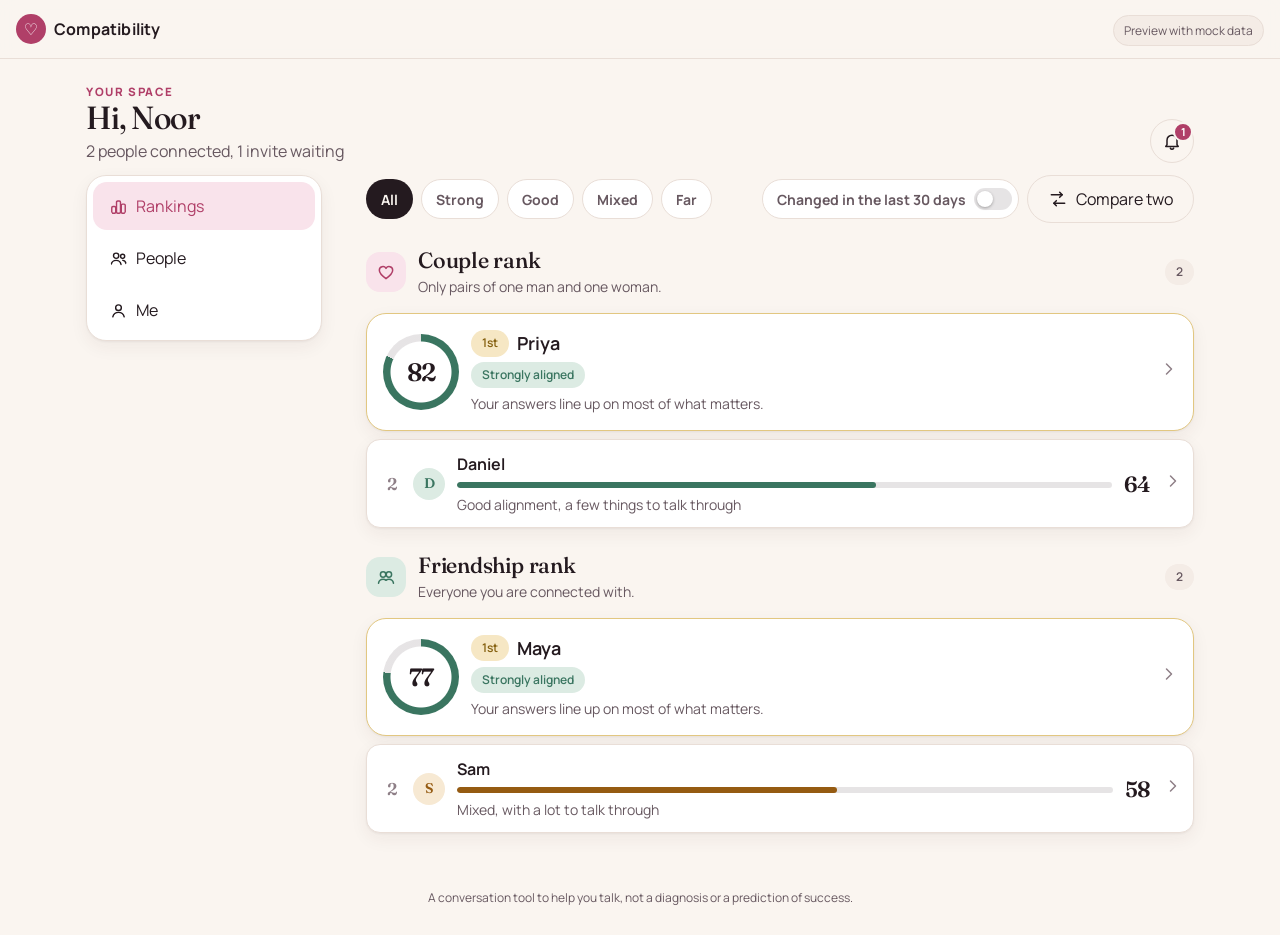
<file: dev/preview.html>
<!doctype html>
<html lang="en">
<head>
  <meta charset="utf-8">
  <meta name="viewport" content="width=device-width, initial-scale=1">
  <title>Screen preview (mock data)</title>
  <link rel="preconnect" href="https://fonts.googleapis.com">
  <link rel="preconnect" href="https://fonts.gstatic.com" crossorigin>
  <link href="https://fonts.googleapis.com/css2?family=Fraunces:opsz,wght@9..144,500;9..144,600&family=Manrope:wght@400;500;600;700;800&display=swap" rel="stylesheet">
  <link rel="stylesheet" href="../public/css/design.css">
  <link rel="stylesheet" href="../public/css/styles.css">
  <link rel="stylesheet" href="../public/css/reveal.css">
  <link rel="stylesheet" href="../public/css/account.css">
  <link rel="stylesheet" href="../public/css/dashboard.css">
  <link rel="stylesheet" href="../public/css/compare.css">
  <link rel="stylesheet" href="../public/css/self.css">
  <link rel="stylesheet" href="../public/css/wellbeing.css">
</head>
<body>
  <header class="topbar">
    <div class="brand"><span class="brand-mark" aria-hidden="true">♡</span><span>Compatibility</span></div>
    <div class="topbar-right"><span class="pill">Preview with mock data</span></div>
  </header>
  <main id="app" class="container"></main>
  <footer class="footer">A conversation tool to help you talk, not a diagnosis or a prediction of success.</footer>
  <script type="module">
    // Renders the signed-in screens with made-up data so the UI can be checked without a backend.
    // Open with ?screen=home|editor|pair|results|self|self-editor|wellbeing|wellbeing-editor  and optional &tab=rankings|people|me
    import { renderHome, renderProfileEditor, renderPairDetail } from '../public/js/screens.js';
    import { QUESTIONS } from '../public/js/questions.js';
    import { renderDashboard } from '../public/js/dashboard.js';
    import { computeReport } from '../public/js/psychology.js';
    import { buildInsights } from '../public/js/insights.js';
    import { renderSelfReport, renderSelfEditor } from '../public/js/self-screens.js';
    import { selfProfile, compareSelf } from '../public/js/self-profile.js';
    import { SELF_QUESTIONS } from '../public/js/self-questions.js';
    import { renderWellbeingView, renderWellbeingEditor } from '../public/js/wellbeing-screens.js';
    import { WELLBEING_QUESTIONS } from '../public/js/wellbeing-questions.js';
    const q = new URLSearchParams(location.search);
    const el = document.getElementById('app');
    const band = (key, label, blurb) => ({ key, label, blurb });
    const strong = band('strong', 'Strongly aligned', 'Your answers line up on most of what matters.');
    const good = band('good', 'Good alignment, a few things to talk through', 'Most areas agree. One or two need a conversation.');
    const mixed = band('mixed', 'Mixed, with a lot to talk through', 'You see several things differently.');
    const rankings = {
      couple: [
        { id: 'c1', partnerName: 'Priya', partnerGender: 'female', score: 82, band: strong, kind: 'couple', rank: 1, updatedAt: new Date().toISOString() },
        { id: 'c2', partnerName: 'Daniel', partnerGender: 'male', score: 64, band: good, kind: 'couple', rank: 2, updatedAt: new Date().toISOString() },
      ],
      friendship: [
        { id: 'c3', partnerName: 'Maya', score: 77, band: strong, kind: 'friendship', rank: 1 },
        { id: 'c4', partnerName: 'Sam', score: 58, band: mixed, kind: 'friendship', rank: 2 },
      ],
    };
    const connections = [
      { id: 'c1', accepted: true, partnerName: 'Priya', partnerGender: 'female', myShare: true, partnerShare: true },
      { id: 'c2', accepted: true, partnerName: 'Daniel', partnerGender: 'male', myShare: false, partnerShare: true },
      { id: 'c5', accepted: false, code: 'R4T9XZ', message: 'Shall we try this together?', expiresAt: new Date(Date.now() + 12 * 864e5).toISOString() },
    ];
    const coupleAnswers = Object.fromEntries(QUESTIONS.filter((x) => x.type !== 'text').slice(0, 61).map((x) => [x.id, x.type === 'choice' ? x.options[0].value : 4]));
    const common = {
      profile: { display_name: 'Noor', gender: 'female', code: 'K7M2PQ' },
      code: 'K7M2PQ', link: 'https://example.test/?join=K7M2PQ',
      rankings, connections,
      profileStatus: { couple: 'partial', friendship: 'empty' },
      notifications: [{ id: 1, body: 'Daniel turned on sharing with you.', read: false }, { id: 2, body: 'Maya accepted your invite.', read: true }],
      answers: { couple: coupleAnswers, friendship: {}, self: { a: 1 } },
      onInvite: async () => ({ code: 'K7M2PQ', link: 'https://example.test/?join=K7M2PQ' }),
      onAccept: async () => {}, onShare: async () => {}, onNickname: async () => {}, onCancelInvite: async () => {},
      onOpenPair: () => { location.search = '?screen=pair'; },
      onEditProfile: () => { location.search = '?screen=editor'; },
      onSelfTest: () => {}, onWellbeing: () => {}, onPsychology: () => {}, onOlder: () => {},
      onSignOut: () => {}, onMarkRead: async () => {}, onDeleteData: async () => {}, onSnapshot: async () => {},
    };
    // Synthetic answers: deterministic, spread across the scale, with a few disagreements.
    const fill = (qs, shift) => Object.fromEntries(qs.filter((x) => x.type !== 'text').map((x, i) => {
      const k = i * 7 + shift;
      if (x.type === 'choice') return [x.id, x.options[k % x.options.length].value];
      if (x.type === 'dealbreaker') return [x.id, k % 3 ? 'no' : 'yes'];
      return [x.id, 1 + (k % 5)];
    }));
    const texts = (qs, who) => Object.fromEntries(qs.filter((x) => x.type === 'text').map((x) => [x.id, `${who}: a few honest words about this.`]));
    const mineC = { ...fill(QUESTIONS, 0), ...texts(QUESTIONS, 'Noor') };
    const theirsC = { ...fill(QUESTIONS, 2), ...texts(QUESTIONS, 'Priya') };
    const screen = q.get('screen') || 'home';
    const back = () => { location.search = ''; };
    if (screen === 'results') {
      const report = computeReport(mineC, theirsC, { myRole: 'A', myName: 'Noor', partnerName: 'Priya' });
      const insights = buildInsights(mineC, theirsC, report, { kind: 'couple', myName: 'Noor', partnerName: 'Priya' });
      renderDashboard(el, { report, insights, myName: 'Noor', partnerName: 'Priya', kind: 'couple', onLeave: back });
    } else if (screen === 'self') {
      const mineS = fill(SELF_QUESTIONS, 0);
      const theirsS = fill(SELF_QUESTIONS, 3);
      renderSelfReport(el, {
        profile: selfProfile(mineS), name: 'Noor', onBack: back, onEdit: () => { location.search = '?screen=self-editor'; },
        connections: [
          { id: 'c1', name: 'Priya', kindLabel: 'Couple', compare: compareSelf(mineS, theirsS, { partnerName: 'Priya' }) },
          { id: 'c3', name: 'Maya', kindLabel: 'Friendship', compare: 'not_shared' },
        ],
      });
    } else if (screen === 'self-editor') {
      renderSelfEditor(el, { answers: fill(SELF_QUESTIONS.slice(0, 14), 0), onSave: async () => {}, onBack: back, onSnapshot: async () => {} });
    } else if (screen === 'wellbeing') {
      const w = Object.fromEntries(WELLBEING_QUESTIONS.map((x, i) => [x.id, x.options ? x.options[Math.min(x.type === 'choice' ? 0 : 1 + (i % 2), x.options.length - 1)].value : 2 + (i % 3)]));
      renderWellbeingView(el, { answers: w, onBack: back, onEdit: () => { location.search = '?screen=wellbeing-editor'; } });
    } else if (screen === 'wellbeing-editor') {
      renderWellbeingEditor(el, { answers: {}, onSave: async () => {}, onBack: back });
    } else if (screen === 'editor') {
      renderProfileEditor(el, { bank: 'couple', answers: coupleAnswers, onSave: async () => {}, onBack: () => { location.search = ''; }, onSnapshot: async () => {} });
    } else if (screen === 'pair') {
      renderPairDetail(el, {
        title: 'Priya', kindLabel: 'Couple', score: 82, band: strong.label, bandBlurb: strong.blurb,
        onBack: () => { location.search = ''; }, onOpenResults: () => {}, onShareCard: () => 'Noor and Priya: 82, strongly aligned.',
        trend: { points: [{ score: 74, at: '2026-06-02' }, { score: 78, at: '2026-08-10' }, { score: 80, at: '2026-10-01' }, { score: 82, at: '2026-11-20' }] },
        strongestWeakest: { strongest: [{ title: 'Values', score: 94 }, { title: 'Communication', score: 88 }, { title: 'Life goals', score: 86 }], weakest: [{ title: 'Money', score: 54 }, { title: 'Social energy', score: 61 }, { title: 'Conflict style', score: 66 }] },
        talkFirst: [{ title: 'Money', why: 'One of you saves first and spends what is left. The other spends first.' }, { title: 'Conflict timing', why: 'You want to resolve things the same evening. Priya needs a night.' }],
      });
    } else {
      renderHome(el, common);
      const tab = q.get('tab');
      if (tab) document.getElementById('ds-tab-' + tab)?.click();
    }
  </script>
</body>
</html>
</file>
<file: public/css/design.css>
/* design.css: the shared design language for the signed-in screens (js/screens.js).
   Loaded before the other stylesheets. Every class is prefixed ds- so nothing here
   collides with the older sheets. Colours come from the tokens in styles.css; the
   few extra tokens are declared here, with dark values under the same two selectors. */

:root {
  /* spacing scale (4px base) */
  --ds-1: 4px; --ds-2: 8px; --ds-3: 12px; --ds-4: 16px; --ds-5: 20px; --ds-6: 24px; --ds-7: 32px; --ds-8: 48px;
  /* type scale */
  --ds-t-xs: 12px; --ds-t-sm: 14px; --ds-t-md: 16px; --ds-t-lg: 19px; --ds-t-xl: 24px; --ds-t-2xl: 30px;
  --ds-display: "Fraunces", "Iowan Old Style", "Palatino Linotype", Palatino, Georgia, serif;
  --ds-mono: ui-monospace, "SF Mono", SFMono-Regular, Menlo, Consolas, "Liberation Mono", monospace;
  /* radii */
  --ds-r-lg: 20px; --ds-r-md: 14px; --ds-r-sm: 10px; --ds-r-pill: 999px;
  /* extra colours */
  --ds-plum: #6a4280; --ds-plum-soft: #eee3f4;
  --ds-gold: #85600f; --ds-gold-soft: #f6e7c4; --ds-gold-line: #e2c781;
  --ds-danger: #a8323d; --ds-danger-soft: #f9e1e2;
  --ds-track: color-mix(in srgb, var(--ink-soft, #6b5c63) 16%, transparent);
  --ds-focus: color-mix(in srgb, var(--accent, #b5476e) 55%, transparent);
  --ds-shadow-1: 0 1px 2px rgba(60, 30, 40, .05), 0 6px 18px rgba(60, 30, 40, .06);
  --ds-shadow-2: 0 18px 50px rgba(40, 20, 30, .22);
  --ds-ease: cubic-bezier(.2, .7, .2, 1);
  --ds-top: 0px; /* height of the app's sticky top bar; set from JS */
}
@media (prefers-color-scheme: dark) {
  :root:not([data-theme="light"]) {
    --ds-plum: #cfa9de; --ds-plum-soft: #34263b;
    --ds-gold: #ecc977; --ds-gold-soft: #3d3118; --ds-gold-line: #6b5522;
    --ds-danger: #f0949b; --ds-danger-soft: #45242a;
    --ds-shadow-1: 0 1px 2px rgba(0, 0, 0, .3), 0 6px 18px rgba(0, 0, 0, .25);
    --ds-shadow-2: 0 18px 50px rgba(0, 0, 0, .6);
  }
}
:root[data-theme="dark"] {
  --ds-plum: #cfa9de; --ds-plum-soft: #34263b;
  --ds-gold: #ecc977; --ds-gold-soft: #3d3118; --ds-gold-line: #6b5522;
  --ds-danger: #f0949b; --ds-danger-soft: #45242a;
  --ds-shadow-1: 0 1px 2px rgba(0, 0, 0, .3), 0 6px 18px rgba(0, 0, 0, .25);
  --ds-shadow-2: 0 18px 50px rgba(0, 0, 0, .6);
}

/* ---------- Base ---------- */
.ds { color: var(--ink); font-size: var(--ds-t-md); line-height: 1.5; min-width: 0; overflow-wrap: break-word; }
.ds *, .ds *::before, .ds *::after { box-sizing: border-box; }
.ds :where(h1, h2, h3, p, ul, ol, dl, dd, fieldset, legend, blockquote) { margin: 0; padding: 0; }
.ds fieldset { border: 0; min-width: 0; }
.ds :where(ul, ol) { list-style: none; }
.ds h1 { font-family: var(--ds-display); font-size: 32px; line-height: 1.1; font-weight: 500; letter-spacing: -.015em; font-variation-settings: "opsz" 72; }
.ds h2 { font-family: var(--ds-display); font-size: var(--ds-t-xl); line-height: 1.2; font-weight: 500; letter-spacing: -.01em; font-variation-settings: "opsz" 48; }
.ds h3 { font-size: var(--ds-t-md); line-height: 1.3; font-weight: 650; }
.ds button, .ds input, .ds textarea { font: inherit; color: inherit; }
.ds :focus-visible { outline: 3px solid var(--ds-focus); outline-offset: 2px; border-radius: var(--ds-r-sm); }
.ds [hidden] { display: none !important; }
.ds-vh { position: absolute !important; width: 1px; height: 1px; overflow: hidden; clip-path: inset(50%); white-space: nowrap; }
.ds-soft { color: var(--ink-soft); }
.ds-small { font-size: var(--ds-t-sm); }
.ds-stack { display: grid; gap: var(--ds-4); }
.ds-stack-lg { display: grid; gap: var(--ds-6); }
.ds-row { display: flex; align-items: center; gap: var(--ds-3); flex-wrap: wrap; }
.ds-row-between { display: flex; align-items: center; justify-content: space-between; gap: var(--ds-3); }
.ds-grow { flex: 1 1 auto; min-width: 0; }
.ds svg { width: 20px; height: 20px; flex: none; }

/* ---------- Card ---------- */
.ds-card {
  background: var(--surface); border: 1px solid var(--line); border-radius: var(--ds-r-lg);
  box-shadow: var(--ds-shadow-1); padding: var(--ds-5);
}
.ds-card-flat { box-shadow: none; background: var(--surface-2); border-color: transparent; }
.ds-card h2 { font-size: 21px; }
.ds-card-head { display: flex; align-items: flex-start; justify-content: space-between; gap: var(--ds-3); margin-bottom: var(--ds-3); }
.ds-section-head { display: flex; align-items: baseline; justify-content: space-between; gap: var(--ds-3); margin: var(--ds-2) 0 calc(var(--ds-3) * -1 + 4px); }
.ds-section-note { color: var(--ink-soft); font-size: var(--ds-t-sm); margin-top: 2px; }

/* ---------- Chip ---------- */
.ds-chip {
  display: inline-flex; align-items: center; gap: 6px; font-size: var(--ds-t-xs); font-weight: 600; line-height: 1.2;
  padding: 5px 10px; border-radius: var(--ds-r-pill); background: var(--surface-2); color: var(--ink-soft);
  border: 1px solid transparent; white-space: nowrap;
}
.ds-chip svg { width: 12px; height: 12px; }
.ds-chip-gold { background: var(--ds-gold-soft); color: var(--ds-gold); border-color: transparent; }
.ds-chip-outline { background: transparent; border-color: var(--line); }
.ds-chip-on { background: var(--ink); color: var(--bg); border-color: transparent; }
.ds-chip-sage { background: var(--sage-soft); color: var(--sage); border-color: transparent; }
.ds-chip-warn { background: var(--warn-soft); color: var(--warn); border-color: transparent; }
.ds-chip-accent { background: var(--accent-soft); color: var(--accent); border-color: transparent; }
.ds-chip-plum { background: var(--ds-plum-soft); color: var(--ds-plum); border-color: transparent; }

/* ---------- Button ---------- */
.ds-btn {
  appearance: none; display: inline-flex; align-items: center; justify-content: center; gap: var(--ds-2);
  min-height: 48px; padding: 10px 20px; border-radius: var(--ds-r-pill); border: 1px solid transparent;
  font-weight: 650; font-size: var(--ds-t-md); line-height: 1.2; cursor: pointer; text-decoration: none; text-align: center;
  background: var(--surface-2); color: var(--ink);
  transition: background .18s ease, border-color .18s ease, transform .12s ease;
}
.ds-btn:active { transform: scale(.98); }
.ds-btn:disabled, .ds-btn[aria-disabled="true"] { opacity: .5; cursor: not-allowed; transform: none; }
.ds-btn-primary { background: var(--accent); color: var(--accent-ink); box-shadow: 0 10px 24px color-mix(in srgb, var(--accent) 26%, transparent); }
.ds-btn-dark { background: var(--ink); color: var(--bg); }
.ds-btn-light { background: var(--surface); color: var(--accent-deep); }
.ds-btn-primary:hover:not(:disabled) { background: color-mix(in srgb, var(--accent) 88%, var(--ink)); }
.ds-btn-quiet { background: transparent; border-color: var(--line); }
.ds-btn-quiet:hover:not(:disabled) { background: var(--surface-2); }
.ds-btn-plain { background: transparent; color: var(--accent); padding-inline: var(--ds-3); }
.ds-btn-plain:hover:not(:disabled) { background: var(--accent-soft); }
.ds-btn-danger { background: transparent; border-color: color-mix(in srgb, var(--ds-danger) 45%, transparent); color: var(--ds-danger); }
.ds-btn-danger:hover:not(:disabled) { background: var(--ds-danger-soft); }
.ds-btn-danger-solid { background: var(--ds-danger); color: var(--surface); }
.ds-btn-sm { min-height: 44px; padding: 8px 14px; font-size: var(--ds-t-sm); }
.ds-btn-block { width: 100%; }
.ds-btn-icon { width: 44px; min-height: 44px; padding: 0; position: relative; }
.ds-btn.is-busy { pointer-events: none; opacity: .7; }

/* ---------- Input ---------- */
.ds-label { display: block; font-weight: 650; margin-bottom: 6px; }
.ds-help { color: var(--ink-soft); font-size: var(--ds-t-sm); margin-bottom: var(--ds-2); }
.ds-input, .ds-textarea {
  width: 100%; min-height: 48px; padding: 12px 14px; border-radius: var(--ds-r-md);
  border: 1px solid var(--line); background: var(--surface-2); font-size: var(--ds-t-md);
}
.ds-input::placeholder, .ds-textarea::placeholder { color: color-mix(in srgb, var(--ink-soft) 75%, transparent); }
.ds-textarea { min-height: 104px; resize: vertical; display: block; }
.ds-input:focus-visible, .ds-textarea:focus-visible { border-radius: var(--ds-r-md); border-color: var(--accent); }
.ds-field-row { display: flex; gap: var(--ds-2); align-items: stretch; }
.ds-field-row .ds-input { flex: 1 1 auto; min-width: 0; }
.ds-count { font-size: var(--ds-t-xs); color: var(--ink-soft); text-align: right; margin-top: 4px; }
.ds-msg { font-size: var(--ds-t-sm); margin-top: var(--ds-2); }
.ds-msg:empty { display: none; }
.ds-msg-error { color: var(--ds-danger); }
.ds-msg-ok { color: var(--sage); }

/* ---------- Tab bar: fixed at the bottom on phones ---------- */
.ds-tabs-wrap {
  position: fixed; left: 0; right: 0; bottom: 0; z-index: 6;
  padding: 6px max(10px, env(safe-area-inset-left, 0px)) calc(6px + env(safe-area-inset-bottom, 0px)) max(10px, env(safe-area-inset-right, 0px));
  background: color-mix(in srgb, var(--surface) 92%, transparent); -webkit-backdrop-filter: blur(14px); backdrop-filter: blur(14px);
  border-top: 1px solid var(--line);
}
.ds-tabs { display: grid; grid-template-columns: repeat(3, 1fr); gap: 4px; max-width: 520px; margin: 0 auto; }
.ds-tab {
  appearance: none; border: 0; background: transparent; cursor: pointer; min-height: 56px; border-radius: 16px; position: relative;
  display: grid; justify-items: center; align-content: center; gap: 3px; padding: 6px 4px 5px;
  font-weight: 700; font-size: 11.5px; color: var(--ink-soft); -webkit-tap-highlight-color: transparent;
  transition: background .18s ease, color .18s ease;
}
.ds-tab svg { width: 22px; height: 22px; box-sizing: content-box; padding: 4px 17px; border-radius: var(--ds-r-pill); transition: background .2s ease; }
.ds-tab[aria-selected="true"] { color: var(--accent); }
.ds-tab[aria-selected="true"] svg { background: var(--accent-soft); }
.ds .ds-tab:focus-visible { border-radius: 16px; }
.ds-home { padding-bottom: calc(84px + env(safe-area-inset-bottom, 0px)); }
body:has(.ds-tabs-wrap) .footer { padding-bottom: calc(96px + env(safe-area-inset-bottom, 0px)); }
@media (min-width: 720px) {
  .ds-home { padding-bottom: 0; }
  body:has(.ds-tabs-wrap) .footer { padding-bottom: 28px; }
  .ds-tabs-wrap {
    position: sticky; top: calc(var(--ds-top) + 10px); bottom: auto; left: auto; right: auto; padding: 0; margin: var(--ds-2) 0;
    background: none; border: 0; -webkit-backdrop-filter: none; backdrop-filter: none; display: flex; justify-content: center; pointer-events: none;
  }
  .ds-tabs {
    pointer-events: auto; display: inline-grid; margin: 0; max-width: none; padding: 5px; border-radius: var(--ds-r-pill);
    background: color-mix(in srgb, var(--surface-2) 88%, transparent); border: 1px solid var(--line); -webkit-backdrop-filter: blur(12px); backdrop-filter: blur(12px); box-shadow: var(--ds-shadow-1);
  }
  .ds-tab { display: inline-flex; align-items: center; gap: 8px; min-height: 44px; padding: 8px 22px; border-radius: var(--ds-r-pill); font-size: 15px; }
  .ds-tab svg { width: 19px; height: 19px; padding: 0; background: none !important; }
  .ds-tab[aria-selected="true"] { background: var(--surface); color: var(--ink); box-shadow: 0 2px 8px rgba(43, 34, 38, .1); }
  .ds .ds-tab:focus-visible { border-radius: var(--ds-r-pill); }
}
/* wide screens: the tabs become a left sidebar, the panels sit beside it */
@media (min-width: 1100px) {
  .container:has(.ds-home) { max-width: 1140px; }
  .ds-home { display: grid; grid-template-columns: 236px minmax(0, 1fr); column-gap: 44px; align-items: start; }
  .ds-home > .ds-header { grid-column: 1 / -1; }
  .ds-home > .ds-tabs-wrap { grid-column: 1; position: sticky; top: calc(var(--ds-top) + 24px); margin: 0; display: block; }
  .ds-home > .ds-tabs { grid-column: 1; }
  .ds-home .ds-tabs { display: grid; grid-template-columns: 1fr; gap: 4px; padding: 6px; border-radius: 20px; background: var(--surface); backdrop-filter: none; -webkit-backdrop-filter: none; }
  .ds-home .ds-tab { justify-content: flex-start; min-height: 48px; padding: 8px 16px; border-radius: 14px; }
  .ds-home .ds-tab[aria-selected="true"] { background: var(--accent-soft); color: var(--accent); box-shadow: none; }
  .ds-home > .ds-panel { grid-column: 2; padding-top: 0; }
}
.ds-dot { width: 8px; height: 8px; border-radius: 50%; background: var(--accent); flex: none; }
.ds-panel { padding-top: var(--ds-4); }
.ds-panel:focus-visible { outline: none; }

/* ---------- Segmented control ---------- */
.ds-seg { display: flex; flex-wrap: wrap; gap: 8px; padding: 0; border-radius: 0; background: transparent; border: 0; }
.ds-seg label { position: relative; display: grid; }
.ds-seg input { position: absolute; inset: 0; width: 100%; height: 100%; margin: 0; opacity: 0; cursor: pointer; }
.ds-seg span { display: grid; place-items: center; min-height: 40px; padding: 0 14px; border-radius: var(--ds-r-pill); font-size: var(--ds-t-sm); font-weight: 700; color: var(--ink-soft); text-align: center; border: 1px solid var(--line); background: var(--surface); }
.ds-seg input:checked + span { background: var(--ink); color: var(--bg); border-color: transparent; }
.ds-seg input:focus-visible + span { outline: 3px solid var(--ds-focus); outline-offset: 1px; border-radius: var(--ds-r-pill); }

/* ---------- Toggle (switch) ---------- */
.ds-toggle {
  appearance: none; border: 0; background: transparent; cursor: pointer; padding: 0; min-height: 44px; width: 100%;
  display: flex; align-items: center; justify-content: space-between; gap: var(--ds-3); text-align: left;
}
.ds-toggle-text { display: grid; min-width: 0; }
.ds-toggle-state { font-size: var(--ds-t-xs); color: var(--ink-soft); }
.ds-switch { flex: none; width: 46px; height: 28px; border-radius: var(--ds-r-pill); background: var(--ds-track); position: relative; transition: background .2s ease; }
.ds-switch::after { content: ""; position: absolute; top: 3px; left: 3px; width: 22px; height: 22px; border-radius: 50%; background: #fff; box-shadow: 0 1px 3px rgba(0, 0, 0, .3); transition: transform .2s var(--ds-ease); }
[aria-checked="true"] > .ds-switch, .ds-switch.is-on { background: var(--sage); }
[aria-checked="true"] > .ds-switch::after, .ds-switch.is-on::after { transform: translateX(18px); }
.ds-toggle:disabled { cursor: not-allowed; opacity: .55; }
.ds-switch.is-readonly { opacity: .75; }

/* ---------- Ring ---------- */
.ds-ring {
  --size: 84px; --thick: 8px; --p: 0; position: relative; width: var(--size); height: var(--size); flex: none; display: grid; place-items: center; border-radius: 50%;
  background:
    radial-gradient(closest-side, var(--ds-ring-bg, var(--surface)) calc(100% - var(--thick) - 1px), transparent calc(100% - var(--thick))),
    conic-gradient(var(--ds-tone, var(--accent)) calc(var(--p) * 1%), var(--ds-ring-track, var(--ds-track)) 0);
}
.ds-ring b { position: relative; font-family: var(--ds-display); font-size: calc(var(--size) * .33); font-weight: 600; letter-spacing: -.02em; line-height: 1; font-variant-numeric: tabular-nums; }
.ds-ring-sm { --size: 48px; --thick: 5px; }
.ds-ring-sm b { font-family: var(--font); font-size: 12px; font-weight: 800; letter-spacing: -.02em; }

/* ---------- Bar ---------- */
.ds-bar { height: 6px; border-radius: var(--ds-r-pill); background: var(--ds-track); overflow: hidden; }
.ds-bar > i { display: block; height: 100%; border-radius: inherit; background: var(--ds-tone, var(--accent)); width: 0; transition: width .35s var(--ds-ease); }
.ds-bar-thin { height: 4px; }
.ds-tone-sage { --ds-tone: var(--sage); --ds-tone-soft: var(--sage-soft); }
.ds-tone-warn { --ds-tone: var(--warn); --ds-tone-soft: var(--warn-soft); }
.ds-tone-plum { --ds-tone: var(--ds-plum); --ds-tone-soft: var(--ds-plum-soft); }
.ds-tone-accent { --ds-tone: var(--accent); --ds-tone-soft: var(--accent-soft); }

/* ---------- Empty state ---------- */
.ds-empty { text-align: center; padding: var(--ds-6) var(--ds-4); border: 1.5px dashed color-mix(in srgb, var(--ink-soft) 35%, transparent); border-radius: var(--ds-r-lg); color: var(--ink-soft); display: grid; gap: var(--ds-3); justify-items: center; }
.ds-empty strong { color: var(--ink); font-size: var(--ds-t-md); }
.ds-empty p { max-width: 42ch; font-size: var(--ds-t-sm); }

/* ---------- Toast ---------- */
.ds-toast {
  position: fixed; left: 50%; bottom: max(20px, env(safe-area-inset-bottom)); transform: translate(-50%, 16px); z-index: 80;
  max-width: calc(100vw - 32px); padding: 12px 18px; border-radius: var(--ds-r-pill);
  background: var(--ink); color: var(--bg); font-size: var(--ds-t-sm); font-weight: 600; box-shadow: var(--ds-shadow-2);
  opacity: 0; pointer-events: none; transition: opacity .2s ease, transform .2s var(--ds-ease);
}
.ds-toast.is-on { opacity: 1; transform: translate(-50%, 0); }

/* ---------- Sheet ---------- */
.ds-sheet-wrap { position: fixed; inset: 0; z-index: 60; display: flex; align-items: flex-end; justify-content: center; background: rgba(30, 18, 24, .5); animation: ds-fade .2s ease both; }
.ds-sheet {
  width: 100%; max-width: 560px; max-height: min(88vh, 88dvh); overflow-y: auto; overscroll-behavior: contain;
  background: var(--surface); color: var(--ink); border-radius: var(--ds-r-lg) var(--ds-r-lg) 0 0; box-shadow: var(--ds-shadow-2);
  padding: var(--ds-5) var(--ds-5) max(var(--ds-6), env(safe-area-inset-bottom)); animation: ds-rise .28s var(--ds-ease) both;
}
.ds-sheet-wide { max-width: 720px; }
.ds-sheet-head { display: flex; align-items: center; justify-content: space-between; gap: var(--ds-3); margin-bottom: var(--ds-3); }
.ds-sheet-head h2 { font-size: 22px; }
.ds-sheet-body { display: grid; gap: var(--ds-4); }
@media (min-width: 600px) {
  .ds-sheet-wrap { align-items: center; padding: var(--ds-6); }
  .ds-sheet { border-radius: var(--ds-r-lg); padding: var(--ds-6); }
}
@keyframes ds-fade { from { opacity: 0; } }
@keyframes ds-rise { from { opacity: 0; transform: translateY(24px); } }

/* ---------- Screen header ---------- */
.ds-header { display: flex; align-items: flex-end; justify-content: space-between; gap: var(--ds-3); margin-bottom: var(--ds-3); }
.ds-eyebrow { font-size: 11.5px; font-weight: 800; letter-spacing: .14em; text-transform: uppercase; color: var(--accent); }
.ds-header .ds-avatar { width: 52px; height: 52px; font-size: 22px; }
.ds-header-sub { color: var(--ink-soft); margin-top: 4px; }
.ds-badge-count {
  position: absolute; top: 2px; right: 0; min-width: 20px; height: 20px; padding: 0 5px; border-radius: var(--ds-r-pill);
  background: var(--accent); color: var(--accent-ink); font-size: 11px; font-weight: 700; display: grid; place-items: center; border: 2px solid var(--bg);
}
.ds-back { margin-left: -10px; }

/* ---------- Welcome steps ---------- */
.ds-welcome { background: var(--accent-soft); border-color: transparent; box-shadow: none; }
.ds-steps { display: grid; gap: var(--ds-3); margin-top: var(--ds-4); counter-reset: ds-step; }
.ds-steps li { display: grid; grid-template-columns: 32px 1fr; gap: var(--ds-3); align-items: start; counter-increment: ds-step; }
.ds-steps li::before {
  content: counter(ds-step); width: 32px; height: 32px; border-radius: 50%; display: grid; place-items: center;
  font-family: var(--ds-display); font-weight: 600; background: var(--surface); border: 1px solid var(--line); color: var(--accent);
}
.ds-steps li.is-done::before { content: "✓"; background: var(--sage-soft); color: var(--sage); border-color: transparent; font-family: inherit; }
.ds-steps b { display: block; }
.ds-steps span { color: var(--ink-soft); font-size: var(--ds-t-sm); }

/* ---------- Rankings ---------- */
.ds-filters { display: grid; gap: var(--ds-2); }
.ds-rank { display: grid; gap: var(--ds-2); }
.ds-rank-row {
  appearance: none; width: 100%; text-align: left; cursor: pointer; min-height: 76px;
  display: grid; grid-template-columns: 18px 32px minmax(0, 1fr) auto 18px; gap: var(--ds-3); align-items: center;
  padding: var(--ds-3) var(--ds-3) var(--ds-3) var(--ds-4); border-radius: var(--ds-r-md);
  background: var(--surface); border: 1px solid var(--line); box-shadow: var(--ds-shadow-1);
  transition: border-color .18s ease, transform .12s ease;
}
.ds-rank-row:hover { border-color: color-mix(in srgb, var(--accent) 40%, var(--line)); }
.ds-rank-row:active { transform: scale(.995); }
.ds .ds-rank-row:focus-visible { border-radius: var(--ds-r-md); }
.ds-rank-badge { font-family: var(--ds-display); font-size: 17px; font-weight: 600; color: var(--ink-faint, var(--ink-soft)); text-align: center; font-variant-numeric: tabular-nums; }
.ds-rank-row .ds-avatar { width: 32px; height: 32px; font-size: 14px; }
.ds-rank-row .ds-chev { color: var(--ink-faint, var(--ink-soft)); }
.ds-rank-row.ds-tone-sage .ds-avatar { background: var(--sage-soft); color: var(--sage); }
.ds-rank-row.ds-tone-plum .ds-avatar { background: var(--ds-plum-soft); color: var(--ds-plum); }
.ds-rank-row.ds-tone-warn .ds-avatar { background: var(--warn-soft); color: var(--warn); }
/* the first place: a featured card with a ring */
.ds-rank-row.is-first {
  grid-template-columns: 76px minmax(0, 1fr) 18px; min-height: 0; padding: var(--ds-4) var(--ds-4) var(--ds-4) var(--ds-4);
  border-color: var(--ds-gold-line); border-radius: var(--ds-r-lg);
}
.ds-rank-row.is-first .ds-rank-badge, .ds-rank-row.is-first .ds-avatar, .ds-rank-row.is-first .ds-bar, .ds-rank-row.is-first .ds-rank-score { display: none; }
.ds-rank-row.is-first .ds-ring { --size: 76px; --thick: 7px; }
.ds-rank-row.is-first .ds-rank-main { gap: 5px; }
.ds-rank-row.is-first .ds-rank-name { font-size: 18px; white-space: normal; }
.ds-rank-row.is-first .ds-rank-band { font-size: var(--ds-t-sm); }
.ds-rank-row:not(.is-first) .ds-ring { display: none; }
.ds-rank-first-line { display: flex; align-items: center; gap: 8px; flex-wrap: wrap; }
.ds-rank-main { display: grid; gap: 6px; min-width: 0; }
.ds-rank-name { font-weight: 650; overflow: hidden; text-overflow: ellipsis; white-space: nowrap; }
.ds-rank-band { font-size: var(--ds-t-sm); color: var(--ink-soft); }
.ds-rank-band b { color: var(--ds-tone, var(--ink)); font-weight: 650; }
.ds-rank-score { font-family: var(--ds-display); font-size: 22px; font-weight: 600; letter-spacing: -.02em; font-variant-numeric: tabular-nums; line-height: 1; text-align: right; }
.ds-rank-score small { display: block; font-family: var(--font, system-ui); font-size: 11px; font-weight: 500; color: var(--ink-soft); margin-top: 3px; }

/* ---------- Your code (People) ---------- */
.ds-codecard { text-align: center; padding: var(--ds-6) var(--ds-5) var(--ds-5); position: relative; overflow: hidden; }
.ds-code {
  display: flex; justify-content: center; gap: 4px; margin: var(--ds-4) auto var(--ds-2); max-width: 420px;
  font-family: var(--ds-display); font-weight: 600; font-size: clamp(26px, 8vw, 32px); line-height: 1; letter-spacing: 0;
  user-select: all;
}
.ds-code > span {
  flex: 1 1 0; min-width: 0; max-width: 48px; height: 58px; display: grid; place-items: center; border-radius: var(--ds-r-sm); text-align: center;
  background: var(--surface-2); border: 1px solid var(--line); border-bottom-width: 3px; color: var(--ink);
}
.ds-code.is-long { font-size: clamp(20px, 6.4vw, 34px); }
.ds-code.is-empty > span { color: var(--ink-soft); }
.ds-code-actions { display: flex; justify-content: center; gap: var(--ds-2); flex-wrap: wrap; margin-top: var(--ds-4); }
.ds-linkline {
  display: flex; align-items: center; gap: var(--ds-2); margin-top: var(--ds-4); padding-top: var(--ds-3); border-top: 1px dashed var(--line);
  font-size: var(--ds-t-sm); color: var(--ink-soft); text-align: left;
}
.ds-linkline > span, .ds-linkline .ds-btn { flex: none; }
.ds-linkline code { flex: 1 1 auto; min-width: 0; font-family: var(--ds-mono); font-size: var(--ds-t-xs); overflow: hidden; text-overflow: ellipsis; white-space: nowrap; }

/* ---------- Connection card ---------- */
.ds-conn { display: grid; gap: var(--ds-3); }
.ds-conn.is-pending { border-style: dashed; box-shadow: none; }
.ds-conn-head { display: grid; grid-template-columns: 44px minmax(0, 1fr) auto; gap: var(--ds-3); align-items: center; }
.ds-avatar { width: 44px; height: 44px; border-radius: 50%; display: grid; place-items: center; font-family: var(--ds-display); font-size: 20px; font-weight: 600; background: var(--accent-soft); color: var(--accent); }
.ds-avatar.is-ghost { background: transparent; border: 1.5px dashed var(--line); color: var(--ink-soft); }
.ds-avatar.is-me { background: var(--accent); color: var(--accent-ink); }
.ds-avatar.is-sage { background: var(--sage-soft); color: var(--sage); }
.ds-avatar.is-plum { background: var(--ds-plum-soft); color: var(--ds-plum); }
.ds-avatar.is-warn { background: var(--warn-soft); color: var(--warn); }
.ds-conn-name { overflow: hidden; text-overflow: ellipsis; }
.ds-conn-meta { color: var(--ink-soft); font-size: var(--ds-t-sm); }
.ds-quote { font-size: var(--ds-t-sm); color: var(--ink-soft); border-left: 3px solid var(--accent-soft); padding-left: var(--ds-3); font-style: italic; }
.ds-share { display: grid; grid-template-columns: 1fr 1fr; gap: var(--ds-2); }
.ds-share > * { background: var(--surface-2); border-radius: var(--ds-r-md); padding: 6px var(--ds-3); min-height: 56px; }
.ds-share-them { display: flex; align-items: center; justify-content: space-between; gap: var(--ds-3); }
.ds .ds-share .ds-toggle:focus-visible { border-radius: var(--ds-r-md); }
@media (max-width: 419px) { .ds-share { grid-template-columns: 1fr; } }
.ds-conn-foot { display: flex; align-items: center; justify-content: space-between; gap: var(--ds-2); flex-wrap: wrap; }
.ds-nick-form { display: grid; gap: var(--ds-2); }

/* ---------- Notifications ---------- */
.ds-notes { display: grid; gap: var(--ds-2); }
.ds-note { display: grid; grid-template-columns: 10px 1fr; gap: var(--ds-3); align-items: start; padding: var(--ds-3); border-radius: var(--ds-r-md); background: var(--surface-2); font-size: var(--ds-t-sm); }
.ds-note i { width: 8px; height: 8px; margin-top: 7px; border-radius: 50%; background: var(--accent); }
.ds-note.is-read { background: transparent; border: 1px solid var(--line); color: var(--ink-soft); }
.ds-note.is-read i { background: transparent; }

/* ---------- Me ---------- */
.ds-me-head { display: flex; align-items: center; gap: var(--ds-4); }
.ds-me-head .ds-avatar { width: 56px; height: 56px; font-size: 26px; }
.ds-bank-actions { display: flex; gap: var(--ds-2); flex-wrap: wrap; margin-top: var(--ds-4); }
.ds-bank-actions .ds-btn { flex: 1 1 140px; }
.ds-list-actions { display: grid; gap: var(--ds-2); margin-top: var(--ds-4); }

/* ---------- Profile editor ---------- */
.ds-edbar {
  position: sticky; top: var(--ds-top); z-index: 4; margin: calc(var(--ds-3) * -1) calc(var(--gutter, 16px) * -1) var(--ds-4); padding: var(--ds-2) var(--gutter, 16px) var(--ds-3);
  background: color-mix(in srgb, var(--bg) 92%, transparent); backdrop-filter: blur(10px); border-bottom: 1px solid var(--line);
}
.ds-edbar-top { display: flex; align-items: center; gap: var(--ds-2); }
.ds .ds-edbar h1 { font-size: 22px; flex: 1 1 auto; min-width: 0; }
.ds-edbar-meta { display: flex; justify-content: space-between; gap: var(--ds-3); font-size: var(--ds-t-sm); color: var(--ink-soft); margin: 2px 0 6px; }
.ds-area { background: var(--surface); border: 1px solid var(--line); border-radius: var(--ds-r-lg); box-shadow: var(--ds-shadow-1); }
.ds-area > summary { list-style: none; cursor: pointer; padding: var(--ds-4) var(--ds-5); display: grid; gap: var(--ds-2); border-radius: var(--ds-r-lg); min-height: 44px; }
.ds-area > summary::-webkit-details-marker { display: none; }
.ds .ds-area > summary:focus-visible { border-radius: var(--ds-r-lg); }
.ds-area-top { display: flex; align-items: center; justify-content: space-between; gap: var(--ds-3); }
.ds-area-title { font-family: var(--ds-display); font-size: var(--ds-t-lg); font-weight: 600; }
.ds-area-count { display: inline-flex; align-items: center; gap: 6px; font-size: var(--ds-t-sm); color: var(--ink-soft); white-space: nowrap; font-variant-numeric: tabular-nums; }
.ds-area-count svg { width: 16px; height: 16px; transition: transform .2s ease; }
.ds-area[open] .ds-area-count svg { transform: rotate(180deg); }
.ds-area.is-complete .ds-area-count { color: var(--sage); }
.ds-area-body { padding: 0 var(--ds-5) var(--ds-5); display: grid; gap: var(--ds-6); }
.ds-area-blurb { color: var(--ink-soft); font-size: var(--ds-t-sm); }
.ds-q { display: grid; gap: var(--ds-3); padding-top: var(--ds-5); border-top: 1px solid var(--line); }
.ds-q legend { font-weight: 600; font-size: 17px; line-height: 1.4; margin-bottom: var(--ds-3); float: left; width: 100%; }
.ds-q legend + * { clear: both; }
.ds-q-num { color: var(--ink-soft); font-weight: 500; font-variant-numeric: tabular-nums; margin-right: 4px; }
.ds-opts { display: grid; gap: var(--ds-2); }
.ds-opts-5 { grid-template-columns: repeat(5, minmax(0, 1fr)); gap: 6px; }
.ds-opts-2 { grid-template-columns: 1fr 1fr; }
.ds-opt { position: relative; display: grid; }
.ds-opt input { position: absolute; inset: 0; width: 100%; height: 100%; margin: 0; opacity: 0; cursor: pointer; }
.ds-opt span {
  display: flex; align-items: center; justify-content: center; text-align: center; min-height: 48px; padding: 8px 12px;
  border-radius: var(--ds-r-md); border: 1.5px solid var(--line); background: var(--surface); font-size: 15px; font-weight: 550; line-height: 1.25;
  transition: background .15s ease, border-color .15s ease;
}
.ds-opt-left span { justify-content: flex-start; text-align: left; }
.ds-opt input:hover + span { border-color: color-mix(in srgb, var(--accent) 45%, var(--line)); }
.ds-opt input:checked + span { background: var(--accent-soft); border-color: var(--accent); color: var(--ink); font-weight: 650; }
.ds-opt input:focus-visible + span { outline: 3px solid var(--ds-focus); outline-offset: 2px; }
.ds-opts-5 .ds-opt span { padding: 6px 2px; font-size: 12px; min-height: 56px; hyphens: auto; }
.ds-opts-num .ds-opt span { font-family: var(--ds-display); font-size: 20px; font-weight: 600; min-height: 48px; }
.ds-ends { display: flex; justify-content: space-between; gap: var(--ds-4); font-size: var(--ds-t-xs); color: var(--ink-soft); }
.ds-ends span:last-child { text-align: right; }
.ds-opt-na { justify-self: start; }
.ds-opt-na span { min-height: 44px; border-style: dashed; color: var(--ink-soft); font-size: var(--ds-t-sm); font-weight: 500; padding: 6px 14px; border-radius: var(--ds-r-pill); }
.ds-opt-na input:checked + span { background: var(--surface-2); border-color: var(--ink-soft); border-style: solid; color: var(--ink); }
@media (max-width: 420px) {
  .ds-opts-likert { grid-template-columns: 1fr; }
  .ds-opts-likert .ds-opt span { min-height: 44px; font-size: 15px; justify-content: flex-start; padding: 8px 14px; }
}

/* ---------- Compare ---------- */
.ds-pick { display: flex; flex-wrap: wrap; gap: var(--ds-2); }
.ds-pickchip { position: relative; display: inline-grid; }
.ds-pickchip input { position: absolute; inset: 0; width: 100%; height: 100%; margin: 0; opacity: 0; cursor: pointer; }
.ds-pickchip span { display: inline-flex; align-items: center; gap: 6px; min-height: 44px; padding: 8px 14px; border-radius: var(--ds-r-pill); border: 1.5px solid var(--line); font-size: var(--ds-t-sm); font-weight: 600; background: var(--surface); }
.ds-pickchip small { font-weight: 500; color: var(--ink-soft); font-size: var(--ds-t-xs); }
.ds-pickchip input:checked + span { background: var(--accent-soft); border-color: var(--accent); }
.ds-pickchip input:focus-visible + span { outline: 3px solid var(--ds-focus); outline-offset: 2px; }
.ds-pickchip input:disabled + span { opacity: .45; }
.ds-pickchip input:disabled { cursor: not-allowed; }
.ds-versus { display: grid; grid-template-columns: 1fr 1fr; gap: var(--ds-3); }
.ds-side { background: var(--surface-2); border-radius: var(--ds-r-md); padding: var(--ds-4) var(--ds-3); display: grid; gap: var(--ds-2); justify-items: center; text-align: center; align-content: start; min-width: 0; }
.ds-side h3 { max-width: 100%; }
.ds-side ul { display: grid; gap: 4px; font-size: var(--ds-t-sm); }
.ds-side-label { font-size: var(--ds-t-xs); color: var(--ink-soft); margin-top: var(--ds-2); }
.ds-summary { background: var(--surface-2); border-left: 4px solid var(--accent); border-radius: var(--ds-r-sm); padding: var(--ds-3) var(--ds-4); }

/* ---------- Pair detail ---------- */
.ds-cols { display: grid; grid-template-columns: 1fr 1fr; gap: var(--ds-4); }
@media (max-width: 420px) { .ds-cols { gap: var(--ds-3); } }
.ds-col h3 { display: flex; align-items: center; gap: 6px; margin-bottom: var(--ds-2); font-size: var(--ds-t-sm); color: var(--ds-tone, var(--ink)); }
.ds-col h3::before { content: ""; width: 8px; height: 8px; border-radius: 50%; background: currentColor; flex: none; }
.ds-col li { padding: var(--ds-2) 0; border-top: 1px solid var(--line); font-size: 15px; display: flex; justify-content: space-between; gap: var(--ds-2); }
.ds-col li b { font-variant-numeric: tabular-nums; font-weight: 600; color: var(--ink-soft); }
.ds-trend svg { width: 100%; height: auto; display: block; margin-top: var(--ds-2); overflow: visible; }
.ds-trend-line { fill: none; stroke: var(--accent); stroke-width: 2.5; stroke-linecap: round; stroke-linejoin: round; }
.ds-trend-area { fill: var(--accent-soft); opacity: .6; }
.ds-trend-dot { fill: var(--surface); stroke: var(--accent); stroke-width: 2; }
.ds-trend-dot.is-last { fill: var(--accent); }
.ds-trend-grid { stroke: var(--line); stroke-width: 1; stroke-dasharray: 3 4; }
.ds-trend-text { fill: var(--ink-soft); font-size: 11px; font-family: var(--font, system-ui); }
.ds-trend-text.is-strong { fill: var(--ink); font-weight: 700; font-size: 13px; }
.ds-talk { counter-reset: ds-talk; display: grid; gap: var(--ds-3); }
.ds-talk li { counter-increment: ds-talk; display: grid; grid-template-columns: 28px 1fr; gap: var(--ds-3); }
.ds-talk li::before { content: counter(ds-talk); width: 28px; height: 28px; border-radius: 50%; background: var(--accent-soft); color: var(--accent); display: grid; place-items: center; font-weight: 700; font-size: var(--ds-t-sm); }
.ds-talk b { display: block; }
.ds-talk span { color: var(--ink-soft); font-size: var(--ds-t-sm); }
.ds-sharecard { white-space: pre-wrap; font-size: 15px; background: var(--surface-2); border-radius: var(--ds-r-md); padding: var(--ds-4); border: 1px solid var(--line); }

/* ---------- Psychology ---------- */
.ds-notice { display: grid; grid-template-columns: 20px 1fr; gap: var(--ds-3); background: var(--warn-soft); color: var(--ink); border-radius: var(--ds-r-md); padding: var(--ds-3) var(--ds-4); font-size: var(--ds-t-sm); }
.ds-notice svg { color: var(--warn); margin-top: 1px; }
.ds-facets { display: grid; gap: var(--ds-3); margin-top: var(--ds-4); }
@media (min-width: 600px) { .ds-facets { grid-template-columns: repeat(3, 1fr); } }
.ds-facet { background: var(--ds-tone-soft, var(--surface-2)); border-radius: var(--ds-r-md); padding: var(--ds-3) var(--ds-4); font-size: 15px; }
.ds-facet h3 { font-size: var(--ds-t-sm); color: var(--ds-tone, var(--ink)); margin-bottom: 4px; }
.ds-facet ul { list-style: disc; padding-left: 18px; }
.ds-ol { list-style: decimal; padding-left: 22px; display: grid; gap: 6px; }
.ds .ds-ol { list-style: decimal; padding-left: 22px; }
.ds-ol li::marker { color: var(--accent); font-weight: 700; }
.ds-why { color: var(--ink-soft); font-size: 15px; margin: 4px 0 var(--ds-3); }
.ds-reflect { background: var(--ds-plum-soft); border-color: transparent; box-shadow: none; }
.ds-reflect blockquote { margin: var(--ds-2) 0 var(--ds-4); font-family: var(--ds-display); font-size: 21px; line-height: 1.35; }
.ds-gloss > summary { cursor: pointer; min-height: 44px; display: flex; align-items: center; justify-content: space-between; gap: var(--ds-3); list-style: none; font-family: var(--ds-display); font-size: var(--ds-t-lg); font-weight: 600; }
.ds-gloss > summary::-webkit-details-marker { display: none; }
.ds-gloss > summary svg { transition: transform .2s ease; }
.ds-gloss[open] > summary svg { transform: rotate(180deg); }
.ds-gloss dl { display: grid; gap: var(--ds-3); margin-top: var(--ds-3); }
.ds-gloss dt { font-weight: 650; }
.ds-gloss dd { color: var(--ink-soft); font-size: 15px; }

@media (prefers-reduced-motion: reduce) {
  .ds *, .ds *::before, .ds *::after, .ds-toast, .ds-sheet-wrap, .ds-sheet { animation: none !important; transition: none !important; }
}

/* ---------- Refresh: section heads, hero cards, Me groups, score hero ---------- */
.ds-section-ic { width: 40px; height: 40px; border-radius: 14px; display: grid; place-items: center; flex: none; background: var(--ds-tone-soft, var(--accent-soft)); color: var(--ds-tone, var(--accent)); }
.ds-section-ic svg { width: 20px; height: 20px; }
.ds-section-row { display: flex; align-items: center; gap: var(--ds-3); }
.ds-section-row h2 { font-size: 22px; }
.ds-section-row .ds-chip { margin-left: auto; }
.ds-filters { display: flex; flex-wrap: wrap; align-items: center; gap: var(--ds-2); }
.ds-filters fieldset { flex: 1 1 auto; }
.ds-filters .ds-toggle { width: auto; min-height: 40px; gap: var(--ds-2); padding: 0 6px 0 14px; border-radius: var(--ds-r-pill); border: 1px solid var(--line); background: var(--surface); font-size: var(--ds-t-sm); font-weight: 700; color: var(--ink-soft); }
.ds-filters .ds-toggle .ds-switch { width: 38px; height: 22px; }
.ds-filters .ds-toggle .ds-switch::after { width: 16px; height: 16px; }
.ds-filters .ds-toggle[aria-checked="true"] .ds-switch::after { transform: translateX(16px); }
.ds-filters .ds-toggle[aria-checked="true"] { color: var(--ink); border-color: transparent; background: var(--surface-2); }
.ds-filters .ds-btn-block { width: auto; }
.ds-hero {
  background: var(--accent-deep); color: var(--accent-deep-ink); border-color: transparent; box-shadow: none;
  display: flex; align-items: center; gap: var(--ds-4);
}
.ds-hero .ds-soft, .ds-hero .ds-section-note { color: color-mix(in srgb, var(--accent-deep-ink) 78%, transparent); }
.ds-hero .ds-eyebrow { color: var(--accent-deep-soft); }
.ds-hero .ds-avatar { width: 60px; height: 60px; font-size: 26px; background: var(--surface); color: var(--accent-deep); }
.ds-hero .ds-btn-quiet { background: color-mix(in srgb, var(--accent-deep-ink) 12%, transparent); border-color: color-mix(in srgb, var(--accent-deep-ink) 25%, transparent); color: var(--accent-deep-ink); }
.ds-hero .ds-ring { --ds-ring-bg: var(--accent-deep); --ds-ring-track: color-mix(in srgb, var(--accent-deep-ink) 18%, transparent); --ds-tone: var(--accent-deep-soft); color: var(--accent-deep-ink); }
.ds-score-hero { flex-direction: column; align-items: stretch; gap: var(--ds-4); }
.ds-score-hero-top { display: flex; align-items: center; gap: var(--ds-4); }
.ds-score-hero-top .ds-ring { --size: 104px; --thick: 10px; }
.ds-score-hero h2 { font-size: 24px; line-height: 1.1; }
.ds-bank { display: grid; gap: var(--ds-3); padding: var(--ds-4); }
.ds-bank-head { display: flex; align-items: center; gap: var(--ds-3); }
.ds-bank-head .ds-chip { flex: none; }
.ds-bank h2 { font-family: var(--font); font-size: 16px; font-weight: 700; letter-spacing: 0; }
.ds-bank .ds-bank-actions { margin-top: 0; }
.ds-bank .ds-bank-actions .ds-btn { flex: 1 1 120px; }
.ds-link-card { display: flex; align-items: center; gap: var(--ds-3); padding: var(--ds-4); width: 100%; text-align: left; cursor: pointer; border-radius: var(--ds-r-lg); }
.ds-link-card:hover { border-color: color-mix(in srgb, var(--ds-tone, var(--accent)) 40%, var(--line)); }
.ds .ds-link-card:focus-visible { border-radius: var(--ds-r-lg); }
.ds-link-card h3 { font-size: 16px; }
.ds-link-card .ds-chev { color: var(--ink-faint, var(--ink-soft)); margin-left: auto; }
.ds-link-card.is-sage { background: #eef5f1; border-color: #cfe2d8; box-shadow: none; }
.ds-link-card.is-sage .ds-section-ic { background: var(--surface); }
.ds-privacy-head { display: flex; align-items: center; gap: var(--ds-2); }
.ds-privacy-head svg { color: var(--accent); }
.ds-signout { justify-self: center; margin: 0 auto; color: var(--ink-soft); }
.ds-edbar-row { display: flex; align-items: center; gap: var(--ds-3); }
.ds-edbar-row .ds-ring { margin-left: auto; }
.ds-edbar-title { display: grid; min-width: 0; flex: 1 1 auto; }
.ds-edbar-title p { font-size: var(--ds-t-sm); color: var(--ink-soft); font-variant-numeric: tabular-nums; }
.ds-area-chips { display: flex; gap: var(--ds-2); overflow-x: auto; scrollbar-width: none; padding: 2px 0 var(--ds-2); margin-top: var(--ds-2); }
.ds-area-chips::-webkit-scrollbar { display: none; }
.ds-area-chips .ds-chip { cursor: pointer; appearance: none; font: inherit; font-size: var(--ds-t-xs); font-weight: 700; min-height: 32px; }
.ds-trend-hint { font-size: var(--ds-t-sm); color: var(--ink-soft); margin-top: 6px; }
.ds-pair-kind { display: flex; gap: var(--ds-2); flex-wrap: wrap; }
@media (prefers-color-scheme: dark) {
  :root:not([data-theme="light"]) .ds-link-card.is-sage { background: var(--sage-soft); border-color: transparent; }
}
:root[data-theme="dark"] .ds-link-card.is-sage { background: var(--sage-soft); border-color: transparent; }
.ds-rank-main > .ds-chip { justify-self: start; }
.ds-edbar-title [data-save]:not(:empty)::before { content: " · "; }
.ds-edbar-title [data-save].ds-msg-error { color: var(--ds-danger); }
.ds .ds-edbar h1 { font-size: 21px; }
.ds-area { scroll-margin-top: calc(var(--ds-top) + 150px); }
.ds-link-card .ds-section-note { display: block; }
/* button text colours must beat `.ds button { color: inherit }` */
.ds .ds-btn { color: var(--ink); }
.ds .ds-btn-primary { color: var(--accent-ink); }
.ds .ds-btn-dark { color: var(--bg); }
.ds .ds-btn-light { color: var(--accent-deep); }
.ds .ds-btn-plain { color: var(--accent); }
.ds .ds-btn-danger { color: var(--ds-danger); }
.ds .ds-btn-danger-solid { color: var(--surface); }
.ds .ds-signout { color: var(--ink-soft); }
.ds-hero .ds-btn-quiet { color: var(--accent-deep-ink); }
.ds-bank .ds-bank-actions .ds-btn { flex: 1 1 auto; white-space: nowrap; }
.ds-filters .ds-toggle { white-space: nowrap; }
</file>
<file: public/css/styles.css>
/* Design tokens. Warm, calm palette. Dark mode via prefers-color-scheme or [data-theme]. */
:root {
  --bg: #faf5f0;
  --surface: #ffffff;
  --surface-2: #f4ece6;
  --ink: #241a1f;
  --ink-soft: #675860;
  --ink-faint: #8e7f87;
  --line: #e9ded7;
  --accent: #b03f68;
  --accent-ink: #ffffff;
  --accent-soft: #f9e3eb;
  --accent-deep: #6b2140;
  --accent-deep-ink: #ffffff;
  --accent-deep-soft: #f3b7cb;
  --sage: #3a7560;
  --sage-soft: #dcebe3;
  --warn: #955b12;
  --warn-soft: #f7e9d3;
  --radius: 22px;
  --radius-sm: 14px;
  --shadow: 0 1px 2px rgba(60, 30, 40, 0.05), 0 10px 30px rgba(60, 30, 40, 0.07);
  --gutter: 16px;
  --font: "Manrope", system-ui, -apple-system, "Segoe UI", Roboto, "Helvetica Neue", Arial, sans-serif;
}

@media (prefers-color-scheme: dark) {
  :root:not([data-theme="light"]) {
    --bg: #1b1619;
    --surface: #251e22;
    --surface-2: #2f262b;
    --ink: #f6eef1;
    --ink-soft: #b9aab1;
    --line: #3a3035;
    --accent: #e27a9d;
    --accent-ink: #1b1619;
    --accent-soft: #3d2530;
    --ink-faint: #8f7f88;
    --accent-deep: #4a1a30;
    --accent-deep-ink: #f6eef1;
    --accent-deep-soft: #f3b7cb;
    --sage: #8fc5ad;
    --sage-soft: #213a30;
    --warn: #e7b56c;
    --warn-soft: #3b2e1c;
    --shadow: 0 10px 30px rgba(0, 0, 0, 0.35);
  }
}

:root[data-theme="dark"] {
  --bg: #1b1619;
  --surface: #251e22;
  --surface-2: #2f262b;
  --ink: #f6eef1;
  --ink-soft: #b9aab1;
  --line: #3a3035;
  --accent: #e27a9d;
  --accent-ink: #1b1619;
  --accent-soft: #3d2530;
--ink-faint: #8f7f88;
--accent-deep: #4a1a30;
--accent-deep-ink: #f6eef1;
--accent-deep-soft: #f3b7cb;
  --sage: #8fc5ad;
  --sage-soft: #213a30;
  --warn: #e7b56c;
  --warn-soft: #3b2e1c;
  --shadow: 0 10px 30px rgba(0, 0, 0, 0.35);
}

* { box-sizing: border-box; }
html, body { margin: 0; }
body {
  font-family: var(--font);
  background: var(--bg);
  color: var(--ink);
  min-height: 100vh;
  display: flex;
  flex-direction: column;
  line-height: 1.5;
}
button, input, textarea { font: inherit; color: inherit; }

/* ---------- Top bar ---------- */
.topbar {
  display: flex; align-items: center; justify-content: space-between;
  padding: 14px var(--gutter);
  position: sticky; top: 0; z-index: 5;
  background: color-mix(in srgb, var(--bg) 85%, transparent);
  backdrop-filter: blur(10px);
  border-bottom: 1px solid var(--line);
}
.brand { display: flex; align-items: center; gap: 8px; font-weight: 700; letter-spacing: .2px; }
.brand-mark {
  display: inline-grid; place-items: center; width: 30px; height: 30px; border-radius: 50%;
  background: var(--accent); color: var(--accent-ink); font-size: 16px;
}
.pill {
  font-size: 12px; padding: 6px 10px; border-radius: 999px;
  background: var(--surface-2); color: var(--ink-soft); border: 1px solid var(--line);
}

/* ---------- Layout ---------- */
.container { width: 100%; max-width: 680px; margin: 0 auto; padding: 24px var(--gutter) 40px; flex: 1; }
.footer { text-align: center; font-size: 12px; color: var(--ink-soft); padding: 16px var(--gutter) 28px; }

.card {
  background: var(--surface); border: 1px solid var(--line); border-radius: var(--radius);
  box-shadow: var(--shadow); padding: 24px; animation: rise .35s ease both;
}
@keyframes rise { from { opacity: 0; transform: translateY(8px); } to { opacity: 1; transform: none; } }
@media (prefers-reduced-motion: reduce) { .card { animation: none; } }

h1 { font-size: 26px; line-height: 1.2; margin: 0 0 8px; }
h2 { font-size: 20px; margin: 0 0 6px; }
p.lead { color: var(--ink-soft); margin: 0 0 18px; }

/* ---------- Landing ---------- */
.hero { text-align: center; padding: 8px 4px 0; }
.hero .heart { font-size: 44px; color: var(--accent); margin-bottom: 4px; }
.steps { display: grid; gap: 10px; margin: 20px 0; padding: 0; list-style: none; }
.steps li {
  display: flex; gap: 12px; align-items: flex-start;
  background: var(--surface-2); border-radius: var(--radius-sm); padding: 12px 14px;
}
.steps .n {
  flex: 0 0 26px; height: 26px; border-radius: 50%; display: grid; place-items: center;
  background: var(--accent-soft); color: var(--accent); font-weight: 700; font-size: 13px;
}

/* ---------- Buttons & inputs ---------- */
.btn {
  appearance: none; border: 1px solid transparent; cursor: pointer;
  padding: 13px 20px; border-radius: 999px; font-weight: 650; min-height: 48px;
  transition: transform .12s ease, background .2s ease, border-color .2s ease;
}
.btn:active { transform: scale(.98); }
.btn:focus-visible, .choice:focus-visible, .scale-btn:focus-visible, input:focus-visible {
  outline: 3px solid color-mix(in srgb, var(--accent) 45%, transparent); outline-offset: 2px;
}
.btn-primary { background: var(--accent); color: var(--accent-ink); width: 100%; }
.btn-primary:disabled { opacity: .45; cursor: not-allowed; }
.btn-ghost { background: transparent; border-color: var(--line); color: var(--ink); }
.btn-row { display: flex; gap: 10px; margin-top: 18px; }
.btn-row .btn { flex: 1; }

label.field { display: block; font-weight: 600; margin-bottom: 6px; }
input.text, textarea.text {
  width: 100%; padding: 14px 16px; border-radius: var(--radius-sm);
  border: 1px solid var(--line); background: var(--surface-2); min-height: 48px;
}
textarea.text { min-height: 120px; resize: vertical; }

/* ---------- Progress ---------- */
.progress { margin: 4px 0 18px; }
.progress-meta { display: flex; justify-content: space-between; font-size: 13px; color: var(--ink-soft); margin-bottom: 8px; }
.bar { height: 8px; background: var(--surface-2); border-radius: 999px; overflow: hidden; }
.bar > span { display: block; height: 100%; width: 0; background: linear-gradient(90deg, var(--accent), var(--sage)); transition: width .35s ease; }

.area-chips { display: flex; flex-wrap: wrap; gap: 6px; margin-bottom: 14px; }
.chip {
  font-size: 12px; padding: 5px 10px; border-radius: 999px; border: 1px solid var(--line);
  color: var(--ink-soft); background: var(--surface-2);
}
.chip.done { background: var(--sage-soft); color: var(--sage); border-color: transparent; }
.chip.current { background: var(--accent-soft); color: var(--accent); border-color: transparent; font-weight: 650; }

/* ---------- Question ---------- */
.area-tag { font-size: 12px; text-transform: uppercase; letter-spacing: .08em; color: var(--accent); font-weight: 700; }
.question { font-size: 22px; line-height: 1.3; margin: 8px 0 18px; font-weight: 650; }
.hint { font-size: 14px; color: var(--ink-soft); margin: -8px 0 16px; }

.choices { display: grid; gap: 10px; }
.choice {
  width: 100%; text-align: left; padding: 14px 16px; border-radius: var(--radius-sm);
  border: 1.5px solid var(--line); background: var(--surface); cursor: pointer; min-height: 52px;
  display: flex; align-items: center; gap: 12px; transition: border-color .15s, background .15s, transform .12s;
}
.choice:hover { border-color: color-mix(in srgb, var(--accent) 50%, var(--line)); }
.choice:active { transform: scale(.99); }
.choice .key {
  flex: 0 0 26px; height: 26px; border-radius: 8px; display: grid; place-items: center;
  font-size: 12px; font-weight: 700; color: var(--ink-soft); background: var(--surface-2); border: 1px solid var(--line);
}
.choice[aria-checked="true"], .choice.selected {
  border-color: var(--accent); background: var(--accent-soft);
}
.choice[aria-checked="true"] .key, .choice.selected .key { background: var(--accent); color: var(--accent-ink); border-color: transparent; }

.scale { display: grid; gap: 10px; }
.scale-row { display: grid; grid-template-columns: repeat(5, 1fr); gap: 8px; }
.scale-btn {
  min-height: 56px; border-radius: var(--radius-sm); border: 1.5px solid var(--line); background: var(--surface);
  cursor: pointer; font-weight: 700; font-size: 18px; transition: all .15s;
}
.scale-btn[aria-checked="true"] { background: var(--accent); color: var(--accent-ink); border-color: transparent; transform: scale(1.04); }
.scale-ends { display: flex; justify-content: space-between; font-size: 13px; color: var(--ink-soft); gap: 12px; }

.yesno { display: grid; grid-template-columns: 1fr 1fr; gap: 10px; }
.yesno .choice { justify-content: center; font-weight: 650; }
.yesno .choice.selected.yes { background: var(--warn-soft); border-color: var(--warn); }
.yesno .choice.selected.no { background: var(--sage-soft); border-color: var(--sage); }

.reflect { display: grid; gap: 10px; }

.ref-note { font-size: 13px; color: var(--ink-soft); background: var(--surface-2); border-radius: var(--radius-sm); padding: 10px 12px; margin-top: 14px; }

/* ---------- Area intro ---------- */
.area-intro { text-align: center; }
.area-intro .big { font-size: 46px; margin-bottom: 6px; }

/* ---------- Waiting / done ---------- */
.done { text-align: center; }
.done .big { font-size: 46px; margin-bottom: 4px; }
.done .stat { display: inline-flex; gap: 8px; align-items: center; background: var(--sage-soft); color: var(--sage); padding: 8px 14px; border-radius: 999px; font-weight: 650; margin-top: 8px; }

.kbd-help { font-size: 12px; color: var(--ink-soft); margin-top: 14px; text-align: center; }

/* ---------- Link & waiting ---------- */
.people { display: flex; align-items: center; justify-content: center; gap: 10px; margin-bottom: 10px; }
.avatar {
  width: 56px; height: 56px; border-radius: 50%; display: grid; place-items: center;
  font-weight: 700; font-size: 20px; background: var(--surface-2); color: var(--ink-soft);
  border: 2px dashed var(--line);
}
.avatar.on { background: var(--accent); color: var(--accent-ink); border: 2px solid transparent; }
.link-dot { width: 26px; height: 3px; border-radius: 3px; background: linear-gradient(90deg, var(--accent), var(--line)); }
.linkbox {
  background: var(--surface-2); border: 1px dashed var(--line); border-radius: var(--radius-sm);
  padding: 14px; margin: 14px 0 4px; word-break: break-all; text-align: left;
}
.linkbox code { font-size: 14px; color: var(--ink); }
.btn-row.stack { flex-direction: column; }
code { font-family: ui-monospace, SFMono-Regular, Menlo, monospace; font-size: 0.92em; }

/* ---------- Invite banner (creator, partner not joined yet) ---------- */
.invite-banner {
  display: flex; flex-wrap: wrap; gap: 10px 14px; align-items: center; justify-content: space-between;
  background: var(--warn-soft); color: var(--ink); border: 1px solid color-mix(in srgb, var(--warn) 35%, transparent);
  border-radius: var(--radius-sm); padding: 12px 14px; margin-bottom: 14px; font-size: 14px;
}
.btn-sm { min-height: 40px; padding: 8px 14px; font-size: 14px; width: auto; }
.invite-banner .btn-sm { flex: 0 0 auto; }

/* ---------- Small screens ---------- */
@media (max-width: 420px) {
  .question { font-size: 19px; }
  .scale-row { gap: 6px; }
  .scale-btn { font-size: 16px; min-height: 52px; }
  .card { padding: 20px; }
}
</file>
<file: public/css/reveal.css>
/* Reveal experience only. Builds on the tokens and classes in styles.css. */

/* One extra hue for "a difference": a soft plum. Never red. */
:root {
  --rv-plum: #7b4d8e;
  --rv-plum-soft: #eee3f3;
  --rv-ease: cubic-bezier(.2, .7, .2, 1);
}
@media (prefers-color-scheme: dark) {
  :root:not([data-theme="light"]) { --rv-plum: #cfa9de; --rv-plum-soft: #34263b; }
}
:root[data-theme="dark"] { --rv-plum: #cfa9de; --rv-plum-soft: #34263b; }

/* ---------- Tones ---------- */
.rv-tone-sage    { --rv-tone: var(--sage);     --rv-tone-soft: var(--sage-soft); }
.rv-tone-amber   { --rv-tone: var(--warn);     --rv-tone-soft: var(--warn-soft); }
.rv-tone-plum    { --rv-tone: var(--rv-plum);  --rv-tone-soft: var(--rv-plum-soft); }
.rv-tone-neutral { --rv-tone: var(--ink-soft); --rv-tone-soft: var(--surface-2); }

/* ---------- Shell ---------- */
.rv { display: grid; gap: 16px; min-width: 0; }
.rv > * { min-width: 0; }
.rv h1, .rv h2, .rv h3, .rv p { overflow-wrap: anywhere; }
.rv h1:focus { outline: none; }
.rv h2 { font-size: 18px; line-height: 1.3; margin: 0 0 4px; letter-spacing: -.005em; }
.rv h3 { font-size: 15px; line-height: 1.35; margin: 0; }
.rv .rv-sub { color: var(--ink-soft); font-size: 14px; margin: 0 0 14px; }
.rv .card { animation: rv-rise .5s var(--rv-ease) both; animation-delay: calc(var(--i, 0) * 55ms); }
@keyframes rv-rise { from { opacity: 0; transform: translateY(10px); } to { opacity: 1; transform: none; } }

.rv :is(button, a):focus-visible {
  outline: 3px solid color-mix(in srgb, var(--accent) 45%, transparent); outline-offset: 2px;
}

/* ---------- Hero ---------- */
.rv-hero { text-align: center; padding: 28px 24px 24px; position: relative; overflow: hidden; }
.rv-hero::before {
  content: ""; position: absolute; inset: 0 0 auto 0; height: 190px; pointer-events: none;
  background:
    radial-gradient(60% 100% at 20% 0%, color-mix(in srgb, var(--accent-soft) 85%, transparent), transparent 70%),
    radial-gradient(60% 100% at 85% 0%, color-mix(in srgb, var(--sage-soft) 85%, transparent), transparent 70%);
}
.rv-hero > * { position: relative; }
.rv-hero .people { margin: 10px 0 12px; }
.rv-hero .avatar { width: 44px; height: 44px; font-size: 17px; }
.rv-hero .avatar.rv-them { background: var(--sage); color: var(--accent-ink); }
.rv-hero .link-dot { background: linear-gradient(90deg, var(--accent), var(--sage)); }
.rv-hero h1 { font-size: 30px; letter-spacing: -.015em; margin: 0; }
.rv-band { font-size: 20px; font-weight: 700; margin: 14px 0 4px; color: var(--rv-tone, var(--ink)); }
.rv-band-blurb { color: var(--ink-soft); margin: 0 auto; max-width: 42ch; }
.rv-hero .ref-note { margin: 18px 0 0; }
.rv-hero .btn-row { margin-top: 16px; }

/* ---------- Rings ---------- */
.rv-ring { position: relative; width: 76px; aspect-ratio: 1; flex: 0 0 auto; display: grid; place-items: center; }
.rv-ring svg { position: absolute; inset: 0; width: 100%; height: 100%; transform: rotate(-90deg); }
.rv-ring circle { fill: none; stroke-width: 9; }
.rv-ring-track { stroke: var(--surface-2); }
.rv-ring-val {
  stroke: var(--rv-tone, var(--accent)); stroke-linecap: round;
  stroke-dasharray: 100; stroke-dashoffset: calc(100 - var(--rv-val, 0));
  animation: rv-draw 1.2s var(--rv-ease) .2s both;
}
@keyframes rv-draw { from { stroke-dashoffset: 100; } }
.rv-ring-num { position: relative; text-align: center; line-height: 1; font-weight: 750; font-size: 22px; font-variant-numeric: tabular-nums; }
.rv-ring-num small { display: block; font-size: 11px; font-weight: 600; color: var(--ink-soft); margin-top: 5px; letter-spacing: .06em; text-transform: uppercase; }
.rv-ring-empty { font-size: 20px; color: var(--ink-soft); font-weight: 500; }

.rv-ring--lg { width: 188px; margin: 6px auto 0; }
.rv-ring--lg circle { stroke-width: 7; }
.rv-ring--lg .rv-ring-num { font-size: 56px; letter-spacing: -.03em; }
.rv-ring--lg .rv-ring-num small { font-size: 12px; margin-top: 8px; letter-spacing: .08em; }
.rv-ring--lg .rv-ring-empty { font-size: 44px; color: var(--accent); }

/* ---------- Lists ---------- */
.rv-list { list-style: none; margin: 12px 0 0; padding: 0; display: grid; gap: 10px; }
.rv-list li { display: flex; gap: 12px; align-items: flex-start; }
.rv-list .rv-mark {
  flex: 0 0 24px; height: 24px; border-radius: 50%; display: grid; place-items: center; margin-top: 1px;
  background: var(--rv-tone-soft); color: var(--rv-tone);
}
.rv-mark svg { width: 13px; height: 13px; }

/* ---------- Status chips ---------- */
.rv-status {
  display: inline-flex; align-items: center; gap: 6px; white-space: nowrap;
  font-size: 12.5px; font-weight: 650; padding: 5px 10px 5px 9px; border-radius: 999px;
  background: var(--rv-tone-soft); color: var(--rv-tone);
}
.rv-status::before { content: ""; width: 7px; height: 7px; border-radius: 50%; background: currentColor; flex: 0 0 auto; }
.rv-status.rv-tone-neutral { border: 1px solid var(--line); padding: 4px 9px 4px 8px; }

/* ---------- Callouts (flags) ---------- */
.rv-flags { display: grid; gap: 8px; margin-top: 14px; }
.rv-flag {
  background: var(--rv-tone-soft); border-radius: var(--radius-sm); padding: 11px 14px;
  border-left: 3px solid var(--rv-tone); font-size: 14.5px;
}
.rv-flag b { display: block; font-size: 11.5px; letter-spacing: .07em; text-transform: uppercase; color: var(--rv-tone); margin-bottom: 2px; }

/* ---------- Attachment + conflict ---------- */
.rv-duo { display: grid; grid-template-columns: 1fr 1fr; gap: 10px; margin-top: 12px; }
.rv-person { background: var(--surface-2); border-radius: var(--radius-sm); padding: 14px; min-width: 0; }
.rv-who { font-size: 12px; font-weight: 700; letter-spacing: .06em; text-transform: uppercase; color: var(--ink-soft); overflow-wrap: anywhere; }
.rv-who.rv-me { color: var(--accent); }
.rv-who.rv-them { color: var(--sage); }
.rv-style { font-size: 17px; font-weight: 700; margin-top: 4px; line-height: 1.25; }
.rv-style-sub { font-size: 13px; color: var(--ink-soft); margin-top: 4px; }

.rv-meter { margin-top: 12px; }
.rv-meter-top { display: flex; justify-content: space-between; gap: 8px; font-size: 13px; align-items: baseline; }
.rv-meter-top span:last-child { color: var(--ink-soft); text-align: right; }
.rv-meter .bar { margin-top: 6px; height: 7px; background: color-mix(in srgb, var(--ink-soft) 16%, transparent); }
.rv-meter .bar > span {
  background: var(--rv-tone); width: var(--rv-w, 0%); border-radius: 999px;
  transform-origin: left center; animation: rv-grow .9s var(--rv-ease) .25s both;
}
@keyframes rv-grow { from { transform: scaleX(0); } }

/* ---------- Dealbreakers ---------- */
.rv-deals { list-style: none; margin: 10px 0 0; padding: 0; }
.rv-deals li { padding: 14px 0; border-top: 1px solid var(--line); }
.rv-deals li:first-child { border-top: 0; }
.rv-deal-top { display: flex; gap: 10px 12px; align-items: flex-start; justify-content: space-between; flex-wrap: wrap; }
.rv-deal-top p { margin: 0; flex: 1 1 200px; font-weight: 600; }
.rv-deal-ans { font-size: 13.5px; color: var(--ink-soft); margin-top: 6px; }
.rv-deal-ans b { color: var(--ink); font-weight: 650; }

/* ---------- Deep analysis (friendship sessions) ---------- */
.rv .rv-deep-label { margin: 10px 2px -6px; }
.rv-deep h3 { font-size: 12px; font-weight: 700; letter-spacing: .08em; text-transform: uppercase; color: var(--ink-soft); }
.rv-deep-text { margin: 14px 0 0; max-width: 62ch; line-height: 1.6; }

.rv-align {
  display: flex; gap: 16px; align-items: center; margin-top: 4px;
  background: var(--surface-2); border-radius: var(--radius-sm); padding: 14px 16px;
}
.rv-align .rv-ring-track { stroke: color-mix(in srgb, var(--ink-soft) 16%, transparent); }
.rv-align-body { min-width: 0; }
.rv-align-label { margin: 0; font-size: 17px; font-weight: 700; line-height: 1.25; color: var(--rv-tone, var(--ink)); }
.rv-align-text { margin: 4px 0 0; font-size: 14.5px; line-height: 1.5; color: var(--ink-soft); }

.rv-think.rv-me { --rv-trait: var(--accent); }
.rv-think.rv-them { --rv-trait: var(--sage); }
.rv-trait { margin-top: 12px; }
.rv-trait-top { display: flex; flex-wrap: wrap; justify-content: space-between; align-items: baseline; gap: 0 8px; font-size: 13px; line-height: 1.35; }
.rv-trait-top span:first-child { font-weight: 600; }
.rv-trait-top span:last-child { color: var(--ink-soft); font-size: 12.5px; }
.rv-trait .bar { margin-top: 6px; height: 7px; background: color-mix(in srgb, var(--ink-soft) 16%, transparent); }
.rv-trait .bar > span {
  background: var(--rv-trait, var(--accent)); width: var(--rv-w, 0%); border-radius: 999px;
  transform-origin: left center; animation: rv-grow .9s var(--rv-ease) .25s both;
}
.rv-trait--empty .rv-trait-top span:last-child { font-style: italic; }

.rv-comfort { margin-top: 4px; }
.rv-comfort-top { display: flex; flex-wrap: wrap; justify-content: space-between; align-items: baseline; gap: 2px 12px; }
.rv-comfort-label { font-size: 20px; font-weight: 700; line-height: 1.25; color: var(--rv-tone, var(--ink)); }
.rv-comfort-num { font-size: 20px; font-weight: 750; font-variant-numeric: tabular-nums; }
.rv-comfort-num small { font-size: 12.5px; font-weight: 600; color: var(--ink-soft); }
.rv-comfort .bar { margin-top: 10px; height: 12px; }
.rv-comfort .bar > span {
  background: var(--rv-tone, var(--accent)); width: var(--rv-w, 0%); border-radius: 999px;
  transform-origin: left center; animation: rv-grow 1s var(--rv-ease) .25s both;
}
.rv-comfort-scale { display: flex; justify-content: space-between; gap: 12px; margin-top: 6px; font-size: 12px; color: var(--ink-soft); }

.rv-values { display: grid; grid-template-columns: 1fr 1fr; gap: 18px 24px; margin-top: 18px; }
.rv-values-col { min-width: 0; }
.rv-values .rv-list { margin-top: 10px; font-size: 15px; }
.rv-gentle { margin: 10px 0 0; font-size: 14.5px; color: var(--ink-soft); font-style: italic; }

.rv .rv-story h2 { font-size: 22px; letter-spacing: -.01em; margin: 6px 0 0; }
.rv-prose { max-width: 62ch; margin-top: 14px; font-size: 16.5px; line-height: 1.75; }
.rv-prose p { margin: 0 0 1em; }
.rv-prose p:last-child { margin-bottom: 0; }
.rv-prose p:first-child { font-size: 18px; line-height: 1.6; font-weight: 500; }

/* ---------- Area index (overview) ---------- */
.rv-index { display: grid; grid-template-columns: 1fr 1fr; gap: 8px; margin-top: 12px; }
.rv-index-btn {
  appearance: none; cursor: pointer; text-align: left; min-height: 52px; min-width: 0;
  display: flex; align-items: center; justify-content: space-between; gap: 10px;
  padding: 10px 14px; border-radius: var(--radius-sm); border: 1px solid var(--line); background: var(--surface);
  font-weight: 600; font-size: 14.5px; line-height: 1.25;
  transition: border-color .15s ease, background .15s ease, transform .12s ease;
}
.rv-index-btn:hover { border-color: color-mix(in srgb, var(--accent) 50%, var(--line)); background: var(--surface-2); }
.rv-index-btn:active { transform: scale(.985); }
.rv-score-pip {
  flex: 0 0 auto; min-width: 30px; text-align: center; font-size: 12.5px; font-weight: 700; font-variant-numeric: tabular-nums;
  padding: 3px 7px; border-radius: 999px; background: var(--rv-tone-soft); color: var(--rv-tone);
}
.rv-dot { flex: 0 0 auto; width: 8px; height: 8px; border-radius: 50%; background: color-mix(in srgb, var(--ink-soft) 45%, transparent); margin: 0 5px; }

/* ---------- Area nav ---------- */
.rv-nav { display: grid; gap: 10px; }
.rv-chips {
  display: flex; gap: 8px; overflow-x: auto; overscroll-behavior-x: contain;
  margin: 0 calc(var(--gutter) * -1); padding: 4px var(--gutter);
  scroll-padding-inline: var(--gutter); scrollbar-width: none; -webkit-overflow-scrolling: touch;
}
.rv-chips::-webkit-scrollbar { display: none; }
.rv-chip {
  appearance: none; cursor: pointer; flex: 0 0 auto; min-height: 44px;
  display: inline-flex; align-items: center; gap: 8px; white-space: nowrap;
  padding: 0 14px; border-radius: 999px; border: 1px solid var(--line);
  background: var(--surface); color: var(--ink-soft); font-size: 14px; font-weight: 600;
  transition: background .2s ease, color .2s ease, border-color .2s ease, transform .12s ease;
}
.rv-chip:hover { color: var(--ink); border-color: color-mix(in srgb, var(--accent) 45%, var(--line)); }
.rv-chip:active { transform: scale(.97); }
.rv-chip[aria-current="true"] { background: var(--accent); color: var(--accent-ink); border-color: transparent; }
.rv-chip[aria-current="true"] .rv-score-pip { background: color-mix(in srgb, var(--accent-ink) 22%, transparent); color: inherit; }
.rv-chip[aria-current="true"] .rv-dot { background: color-mix(in srgb, var(--accent-ink) 55%, transparent); }
.rv-chip .rv-score-pip { padding: 2px 6px; min-width: 26px; font-size: 12px; }
.rv-chip .rv-dot { margin: 0 1px; }
.rv-nav .progress { margin: 0; }
.rv-nav .progress-meta { margin-bottom: 6px; }
.rv-nav .bar { height: 5px; }

/* ---------- Area screen ---------- */
.rv-area-head { display: flex; gap: 16px; align-items: center; justify-content: space-between; }
.rv-area-head > div:first-child { min-width: 0; }
.rv-area-head h1 { font-size: 26px; letter-spacing: -.01em; margin: 6px 0 6px; }
.rv-area-head p { margin: 0; color: var(--ink-soft); }
.rv-noscore { display: inline-block; margin-top: 12px; }

.rv .rv-section-label {
  font-size: 12px; font-weight: 700; letter-spacing: .08em; text-transform: uppercase;
  color: var(--ink-soft); margin: 10px 2px -6px;
}

.rv-prompts { display: grid; gap: 10px; }
.rv-prompt {
  background: var(--accent-soft); border-radius: var(--radius); padding: 16px 18px 16px 46px; position: relative;
  animation: rv-rise .5s var(--rv-ease) both; animation-delay: calc(var(--i, 0) * 55ms);
}
.rv-prompt::before {
  content: "\201C"; position: absolute; left: 16px; top: 8px; font-size: 40px; line-height: 1;
  font-family: Georgia, "Times New Roman", serif; color: var(--accent); opacity: .75;
}
.rv-prompt span { display: block; font-size: 11.5px; font-weight: 700; letter-spacing: .08em; text-transform: uppercase; color: var(--accent); margin-bottom: 3px; }
.rv-prompt p { margin: 0; font-size: 16px; font-weight: 550; line-height: 1.4; }

.rv-items { display: grid; gap: 12px; }
.rv .rv-item { padding: 18px; }
.rv-item-top { display: flex; gap: 8px 12px; align-items: flex-start; justify-content: space-between; flex-wrap: wrap; }
.rv-item-top h3 { flex: 1 1 220px; font-size: 16px; font-weight: 650; }
.rv-answers { display: grid; grid-template-columns: 1fr 1fr; gap: 8px; margin-top: 14px; }
.rv-answer {
  background: var(--surface-2); border-radius: var(--radius-sm); padding: 10px 12px; min-width: 0;
  border: 1px solid transparent;
}
.rv-answer .rv-who { font-size: 11px; }
.rv-answer p { margin: 3px 0 0; font-weight: 600; font-size: 15px; line-height: 1.35; white-space: pre-line; }
.rv-answer.rv-blank p { color: var(--ink-soft); font-weight: 500; font-style: italic; }
.rv-note { font-size: 13.5px; color: var(--ink-soft); margin: 12px 0 0; }

.rv-pager { margin-top: 4px; }
.rv-pager .btn { display: inline-flex; align-items: center; justify-content: center; gap: 8px; min-width: 0; }
.rv-pager .btn svg { width: 16px; height: 16px; flex: 0 0 auto; transition: transform .2s var(--rv-ease); }
.rv-pager .btn-primary:hover svg { transform: translateX(3px); }
.rv-pager .btn-ghost:hover svg { transform: translateX(-3px); }
.rv-pager .btn-ghost:hover { background: var(--surface-2); }
.rv .kbd-help { margin-top: 0; }
@media (hover: none) { .rv .kbd-help { display: none; } }

/* ---------- Your words ---------- */
.rv-words-head h1 { font-size: 28px; margin: 6px 0 6px; letter-spacing: -.01em; }
.rv-words-head p { margin: 0; color: var(--ink-soft); }
.rv-word h2 { font-size: 17px; margin-bottom: 0; }
.rv-word .rv-answers { margin-top: 14px; }
.rv-word .rv-answer { padding: 12px 14px; }
.rv-word .rv-answer p { font-weight: 450; font-size: 15.5px; line-height: 1.5; }
.rv-word .rv-answer.rv-mine { border-left: 3px solid var(--accent); }
.rv-word .rv-answer.rv-theirs { border-left: 3px solid var(--sage); }

.rv-end { text-align: center; display: grid; gap: 4px; justify-items: center; padding-top: 8px; }
.rv-end .rv-heart { font-size: 30px; color: var(--accent); line-height: 1; }
.rv-end p { margin: 0 0 10px; color: var(--ink-soft); max-width: 40ch; }
.rv-link {
  appearance: none; background: none; border: 0; cursor: pointer; min-height: 44px; padding: 0 14px;
  color: var(--accent); font-weight: 650; border-radius: 999px;
  display: inline-flex; align-items: center; gap: 6px;
}
.rv-link:hover { background: var(--accent-soft); }
.rv-link svg { width: 16px; height: 16px; }
.rv-leave { color: var(--ink-soft); font-weight: 600; font-size: 14.5px; }
.rv-leave:hover { color: var(--ink); background: var(--surface-2); }
.rv-back-top { justify-self: start; margin: -6px 0 -8px -14px; }

/* ---------- Waiting ---------- */
.rv-wait { text-align: center; padding: 40px 24px; }
.rv-wait h1 { font-size: 22px; margin: 18px 0 6px; }
.rv-wait p { margin: 0; color: var(--ink-soft); }
.rv-pulse { position: relative; width: 120px; height: 64px; margin: 0 auto; }
.rv-pulse i {
  position: absolute; top: 0; width: 64px; height: 64px; border-radius: 50%;
  mix-blend-mode: multiply; opacity: .85;
}
.rv-pulse i:first-child { left: 0; background: var(--accent-soft); border: 2px solid var(--accent); animation: rv-meet-a 2.4s ease-in-out infinite; }
.rv-pulse i:last-child { right: 0; background: var(--sage-soft); border: 2px solid var(--sage); animation: rv-meet-b 2.4s ease-in-out infinite; }
@keyframes rv-meet-a { 0%, 100% { transform: translateX(0); } 50% { transform: translateX(16px); } }
@keyframes rv-meet-b { 0%, 100% { transform: translateX(0); } 50% { transform: translateX(-16px); } }
@media (prefers-color-scheme: dark) { :root:not([data-theme="light"]) .rv-pulse i { mix-blend-mode: screen; } }
:root[data-theme="dark"] .rv-pulse i { mix-blend-mode: screen; }
.rv-skel { display: grid; gap: 10px; margin: 26px auto 0; max-width: 300px; }
.rv-skel span {
  height: 10px; border-radius: 999px; background: var(--surface-2);
  animation: rv-breathe 1.8s ease-in-out infinite; animation-delay: calc(var(--i, 0) * 180ms);
}
.rv-skel span:nth-child(2) { width: 82%; justify-self: center; }
.rv-skel span:nth-child(3) { width: 58%; justify-self: center; }
@keyframes rv-breathe { 0%, 100% { opacity: .45; } 50% { opacity: 1; } }

/* ---------- Small screens ---------- */
@media (max-width: 439px) {
  .rv-hero { padding: 24px 18px 20px; }
  .rv-hero h1 { font-size: 26px; }
  .rv-ring--lg { width: 168px; }
  .rv-ring--lg .rv-ring-num { font-size: 50px; }
  .rv-index { grid-template-columns: 1fr; }
  .rv-area-head h1, .rv-words-head h1 { font-size: 23px; }
  .rv-ring { width: 68px; }
  .rv-ring-num { font-size: 20px; }
  .rv-word .rv-answers { grid-template-columns: 1fr; }
  .rv-person { padding: 12px; }
  .rv-style { font-size: 16px; }
  .rv .rv-item { padding: 16px; }
  .rv-answer { padding: 10px; }
  .rv-align { padding: 12px; gap: 12px; }
  .rv-values { grid-template-columns: 1fr; }
  .rv .rv-story h2 { font-size: 20px; }
  .rv-prose { font-size: 16px; line-height: 1.7; }
  .rv-prose p:first-child { font-size: 17px; }
  .rv-comfort-label, .rv-comfort-num { font-size: 18px; }
}

/* ---------- Reduced motion ---------- */
@media (prefers-reduced-motion: reduce) {
  .rv .card, .rv-prompt, .rv-ring-val, .rv-meter .bar > span,
  .rv-trait .bar > span, .rv-comfort .bar > span,
  .rv-pulse i, .rv-skel span { animation: none !important; }
  .rv-chip, .rv-index-btn, .rv-pager .btn svg { transition: none; }
}
</file>
<file: public/css/account.css>
/* Account screens only: sign in, check email, profile, dashboard.
   Builds on the tokens and classes in styles.css and the visual language of reveal.css. */

.ac { display: grid; gap: 16px; min-width: 0; --ac-ease: cubic-bezier(.2, .7, .2, 1); }
.ac > * { min-width: 0; }
.ac h1, .ac h2, .ac h3, .ac p { overflow-wrap: anywhere; }
.ac h1 { font-size: 28px; letter-spacing: -.015em; margin: 0 0 8px; }
.ac h2 { font-size: 18px; line-height: 1.3; margin: 0; letter-spacing: -.005em; }
.ac h3 { font-size: 16px; line-height: 1.3; margin: 0; font-weight: 650; }
.ac .lead { color: var(--ink-soft); margin: 0; }

.ac .card, .ac-enter {
  animation: ac-rise .5s var(--ac-ease) both; animation-delay: calc(var(--i, 0) * 55ms);
}
@keyframes ac-rise { from { opacity: 0; transform: translateY(10px); } to { opacity: 1; transform: none; } }

.ac :is(button, a):focus-visible {
  outline: 3px solid color-mix(in srgb, var(--accent) 45%, transparent); outline-offset: 2px;
}
.ac .btn { display: inline-flex; align-items: center; justify-content: center; gap: 8px; }
.ac .btn-sm { min-height: 44px; padding: 8px 18px; }
.ac .btn-ghost:hover:not(:disabled) { background: var(--surface-2); }
.ac .btn:disabled { opacity: .45; cursor: not-allowed; transform: none; }
.ac .btn svg { width: 16px; height: 16px; flex: 0 0 auto; }

.ac-vh {
  position: absolute; width: 1px; height: 1px; margin: -1px; padding: 0; border: 0;
  overflow: hidden; clip-path: inset(50%); white-space: nowrap;
}

/* ---------- Panel: the single card used by sign in, check email, profile ---------- */
.ac-panel { padding: 32px 28px 28px; position: relative; overflow: hidden; }
.ac-panel::before {
  content: ""; position: absolute; inset: 0 0 auto 0; height: 170px; pointer-events: none;
  background:
    radial-gradient(60% 100% at 15% 0%, color-mix(in srgb, var(--accent-soft) 85%, transparent), transparent 70%),
    radial-gradient(60% 100% at 90% 0%, color-mix(in srgb, var(--sage-soft) 85%, transparent), transparent 70%);
}
.ac-panel > * { position: relative; }
.ac-head { text-align: center; margin-bottom: 24px; }
.ac-head .lead { max-width: 38ch; margin-inline: auto; }

.ac-badge {
  width: 64px; height: 64px; border-radius: 50%; margin: 0 auto 16px;
  display: grid; place-items: center; color: var(--accent);
  background: var(--surface); border: 1px solid var(--line);
  box-shadow: 0 6px 18px color-mix(in srgb, var(--accent) 16%, transparent);
}
.ac-badge svg { width: 28px; height: 28px; }

/* ---------- Forms ---------- */
.ac-form { display: grid; gap: 18px; }
.ac-field { display: grid; gap: 6px; min-width: 0; }
.ac label.field, .ac legend.field { font-weight: 600; font-size: 15px; margin: 0; padding: 0; }
.ac input.text {
  font-size: 16px; /* stops iOS zooming in on focus */
  transition: border-color .15s ease, background .15s ease;
}
.ac input.text::placeholder { color: color-mix(in srgb, var(--ink-soft) 70%, transparent); }
.ac input.text:hover { border-color: color-mix(in srgb, var(--accent) 35%, var(--line)); }
.ac input.text:focus { border-color: var(--accent); background: var(--surface); }
.ac-help { font-size: 13.5px; color: var(--ink-soft); margin: 0; }

/* Callouts: a soft notice, and an inline error. Both stay empty and hidden until used. */
.ac-notice, .ac-error, .ac-ok {
  border-radius: var(--radius-sm); padding: 11px 14px; font-size: 14.5px; margin: 0;
  display: flex; gap: 10px; align-items: flex-start; text-align: left;
}
.ac-notice { background: var(--warn-soft); border-left: 3px solid var(--warn); margin-bottom: 20px; }
.ac-error { background: var(--accent-soft); border-left: 3px solid var(--accent); }
.ac-ok { background: var(--sage-soft); border-left: 3px solid var(--sage); }
.ac-notice svg, .ac-error svg, .ac-ok svg { width: 18px; height: 18px; flex: 0 0 auto; margin-top: 2px; }
.ac-notice svg { color: var(--warn); }
.ac-error svg { color: var(--accent); }
.ac-ok svg { color: var(--sage); }
.ac-error:empty, .ac-ok:empty { display: none; }

/* ---------- Check email ---------- */
.ac-email {
  display: inline-block; max-width: 100%; overflow-wrap: anywhere; font-weight: 650;
  background: var(--surface-2); border: 1px solid var(--line); border-radius: var(--radius-sm);
  padding: 8px 16px; margin: 4px 0 14px;
}
.ac-panel .btn-row { margin-top: 0; }
.ac-count { font-variant-numeric: tabular-nums; }

/* ---------- Gender choice ---------- */
.ac-fieldset { border: 0; margin: 0; padding: 0; min-width: 0; display: grid; gap: 8px; }
.ac legend.field { margin-bottom: 8px; }
.ac-choices { display: grid; grid-template-columns: 1fr 1fr; gap: 12px; }
.ac-choice {
  position: relative; cursor: pointer; min-height: 124px; min-width: 0;
  display: grid; justify-items: center; align-content: center; gap: 10px;
  padding: 18px 12px 16px; border-radius: var(--radius);
  border: 1.5px solid var(--line); background: var(--surface);
  font-weight: 650; font-size: 16px; user-select: none; -webkit-tap-highlight-color: transparent;
  transition: border-color .15s ease, background .15s ease, transform .12s ease, box-shadow .2s ease;
}
.ac-choice:hover { border-color: color-mix(in srgb, var(--accent) 50%, var(--line)); }
.ac-choice:active { transform: scale(.985); }
.ac-choice input { position: absolute; inset: 0; width: 100%; height: 100%; margin: 0; opacity: 0; cursor: pointer; }
.ac-choice:has(input:focus-visible) {
  outline: 3px solid color-mix(in srgb, var(--accent) 45%, transparent); outline-offset: 2px;
}
.ac-choice-icon {
  width: 48px; height: 48px; border-radius: 50%; display: grid; place-items: center;
  background: var(--surface-2); color: var(--ink-soft);
  transition: background .15s ease, color .15s ease;
}
.ac-choice-icon svg { width: 24px; height: 24px; }
.ac-check {
  position: absolute; top: 10px; right: 10px; width: 24px; height: 24px; border-radius: 50%;
  display: grid; place-items: center; background: var(--accent); color: var(--accent-ink);
  opacity: 0; transform: scale(.5); transition: opacity .15s ease, transform .25s var(--ac-ease);
}
.ac-check svg { width: 13px; height: 13px; }
.ac-choice.is-selected {
  border-color: var(--accent); background: var(--accent-soft);
  box-shadow: 0 6px 18px color-mix(in srgb, var(--accent) 14%, transparent);
}
.ac-choice.is-selected .ac-choice-icon { background: var(--surface); color: var(--accent); }
.ac-choice.is-selected .ac-check { opacity: 1; transform: none; }

/* ---------- Quiet links ---------- */
.ac-links { display: flex; flex-wrap: wrap; justify-content: center; align-items: center; gap: 0 6px; }
.ac-panel .ac-links { margin-top: 12px; }
.ac-link {
  appearance: none; background: none; border: 0; cursor: pointer; min-height: 44px; padding: 0 14px;
  color: var(--ink-soft); font-weight: 600; font-size: 14.5px; border-radius: 999px;
  display: inline-flex; align-items: center; gap: 6px;
  transition: background .15s ease, color .15s ease;
}
.ac-link:hover { color: var(--ink); background: var(--surface-2); }
.ac-links .ac-sep { width: 4px; height: 4px; border-radius: 50%; background: var(--line); }

/* ---------- Dashboard ---------- */
.ac-me { display: flex; align-items: center; gap: 14px; margin-bottom: 22px; }
.ac-me .avatar { width: 52px; height: 52px; font-size: 20px; flex: 0 0 auto; }
.ac-me > div { min-width: 0; }
.ac-me h1 { margin: 0; font-size: 26px; line-height: 1.15; }
.ac-me p { margin: 2px 0 0; font-size: 13.5px; color: var(--ink-soft); }

.ac-or {
  display: flex; align-items: center; gap: 12px; margin: 22px 0 16px;
  font-size: 12px; font-weight: 700; letter-spacing: .08em; text-transform: uppercase; color: var(--ink-soft);
}
.ac-or::before, .ac-or::after { content: ""; flex: 1; height: 1px; background: var(--line); }

.ac-join { display: grid; gap: 6px; }
.ac-join-row { display: flex; gap: 8px; }
.ac-join-row input.text { flex: 1 1 auto; min-width: 0; }
.ac-join-row .btn { flex: 0 0 auto; min-height: 48px; padding-inline: 22px; }
.ac-join .ac-error { margin-top: 4px; }

.ac-section-head { display: flex; align-items: baseline; justify-content: space-between; gap: 12px; margin: 12px 2px -4px; }
.ac-count-pill { font-size: 13px; color: var(--ink-soft); font-variant-numeric: tabular-nums; }

.ac-sessions { list-style: none; margin: 0; padding: 0; display: grid; gap: 12px; }
.ac .ac-session { padding: 18px; display: grid; gap: 14px; }
.ac-session-main { display: flex; align-items: center; gap: 14px; min-width: 0; }
.ac-session-text { min-width: 0; display: grid; gap: 3px; }
.ac-session-text h3.is-empty { color: var(--ink-soft); font-weight: 600; }

.ac-pair { display: flex; flex: 0 0 auto; }
.ac-pair .avatar { width: 40px; height: 40px; font-size: 15px; box-shadow: 0 0 0 2px var(--surface); }
.ac-pair .avatar + .avatar { margin-left: -10px; }
.ac-pair .avatar.ac-them { background: var(--sage); color: var(--accent-ink); border: 2px solid transparent; }

.ac-status { display: flex; align-items: baseline; gap: 8px; margin: 0; font-size: 14px; font-weight: 600; color: var(--ac-tone, var(--ink-soft)); }
.ac-status::before {
  content: ""; flex: 0 0 auto; width: 7px; height: 7px; border-radius: 50%; background: currentColor;
  transform: translateY(-1px);
}
.ac-tone-amber { --ac-tone: var(--warn); }
.ac-tone-sage { --ac-tone: var(--sage); }
.ac-tone-accent { --ac-tone: var(--accent); }
.ac-tone-neutral { --ac-tone: var(--ink-soft); }

.ac-session-foot {
  display: flex; align-items: center; justify-content: space-between; gap: 12px;
  padding-top: 12px; border-top: 1px solid var(--line);
}
.ac-code { display: flex; align-items: baseline; gap: 8px; min-width: 0; font-size: 12px; color: var(--ink-soft); }
.ac-code code {
  font-size: 13px; letter-spacing: .08em; color: var(--ink); overflow-wrap: anywhere;
  background: var(--surface-2); border-radius: 8px; padding: 3px 8px;
}
.ac-session .btn svg { transition: transform .2s var(--ac-ease); }
.ac-session .btn:hover svg { transform: translateX(3px); }

.ac-empty {
  text-align: center; padding: 32px 24px; border-radius: var(--radius);
  border: 1.5px dashed var(--line); background: color-mix(in srgb, var(--surface) 60%, transparent);
}
.ac-empty svg { width: 112px; height: 72px; display: block; margin: 0 auto 12px; }
.ac-empty p { margin: 0 auto; color: var(--ink-soft); max-width: 32ch; }
.ac-empty .ac-art-a { fill: var(--accent-soft); stroke: var(--accent); }
.ac-empty .ac-art-b { fill: var(--sage-soft); stroke: var(--sage); stroke-dasharray: 5 6; }
.ac-empty .ac-art-h { fill: var(--accent); }

/* ---------- Small screens ---------- */
@media (max-width: 439px) {
  .ac h1 { font-size: 24px; }
  .ac-panel { padding: 28px 20px 22px; }
  .ac-me h1 { font-size: 23px; }
  .ac .ac-session { padding: 16px; }
  .ac-choice { min-height: 116px; }
  .ac-panel .btn-row { flex-direction: column; }
}

/* ---------- Reduced motion ---------- */
@media (prefers-reduced-motion: reduce) {
  .ac .card, .ac-enter { animation: none !important; }
  .ac-choice, .ac-check, .ac-link, .ac input.text, .ac-session .btn svg { transition: none; }
}
</file>
<file: public/css/dashboard.css>
/* Results dashboard only. Builds on the tokens in styles.css and the tones, rings and answer blocks in reveal.css. */

.db { gap: 20px; }
.db .db-section { scroll-margin-top: 76px; }
.db h2 { font-family: var(--ds-display); font-size: 22px; font-weight: 500; letter-spacing: -.01em; margin: 0 0 4px; font-variation-settings: "opsz" 48; }
.db h2:focus { outline: none; }
.db h3 { font-size: 16px; line-height: 1.35; margin: 0; }
.db .rv-sub { max-width: 58ch; }
.db :is(button, summary, [tabindex="0"]):focus-visible {
  outline: 3px solid color-mix(in srgb, var(--accent) 45%, transparent); outline-offset: 2px;
}
.db .db-me { --db-who: var(--accent); --db-who-soft: var(--accent-soft); }
.db .db-them { --db-who: var(--sage); --db-who-soft: var(--sage-soft); }
.db-source { font-size: 12.5px; color: var(--ink-soft); margin: 10px 0 0; }

/* ---------- Title and hero ---------- */
.rv-vh { position: absolute; width: 1px; height: 1px; overflow: hidden; clip-path: inset(50%); white-space: nowrap; }
.db-top { display: grid; gap: 4px; padding: 4px 2px 0; }
.db-eyebrow { margin: 0; font-size: 11.5px; font-weight: 800; letter-spacing: .14em; text-transform: uppercase; color: var(--accent); }
.db-title { margin: 0; font-family: var(--ds-display); font-size: 34px; line-height: 1.1; font-weight: 500; letter-spacing: -.015em; font-variation-settings: "opsz" 72; }
.db-amp { color: var(--accent); }
.db-hero {
  background: var(--accent-deep); color: var(--accent-deep-ink); border-color: transparent; box-shadow: none;
  padding: 22px 20px 18px; display: grid; gap: 16px;
}
.db-hero-top { display: flex; align-items: center; gap: 18px; }
.db-hero .db-ring {
  --size: 104px; --thick: 10px; --ds-ring-bg: var(--accent-deep); --ds-tone: var(--accent-deep-soft);
  --ds-ring-track: color-mix(in srgb, var(--accent-deep-ink) 18%, transparent); color: var(--accent-deep-ink);
}
.db-hero-text { min-width: 0; display: grid; gap: 6px; }
.db-hero-kicker { margin: 0; font-size: 11.5px; font-weight: 800; letter-spacing: .14em; text-transform: uppercase; color: var(--accent-deep-soft); }
.db .db-hero-band { margin: 0; font-family: var(--ds-display); font-size: 24px; line-height: 1.1; font-weight: 500; }
.db-hero .db-summary { margin: 0; font-size: 14.5px; line-height: 1.5; color: color-mix(in srgb, var(--accent-deep-ink) 80%, transparent); }
.db-caution {
  margin: 0; padding-top: 12px; font-size: 12.5px; line-height: 1.5; color: color-mix(in srgb, var(--accent-deep-ink) 70%, transparent);
  border-top: 1px solid color-mix(in srgb, var(--accent-deep-ink) 18%, transparent);
}

/* ---------- Jump nav ---------- */
.db-jump {
  display: flex; gap: 8px; overflow-x: auto; overscroll-behavior-x: contain; scrollbar-width: none;
  margin: -6px calc(var(--gutter) * -1); padding: 4px var(--gutter);
}
.db-jump::-webkit-scrollbar { display: none; }
.db-jump-btn {
  appearance: none; cursor: pointer; flex: 0 0 auto; min-height: 44px; padding: 0 15px; white-space: nowrap;
  border-radius: 999px; border: 1px solid var(--line); background: var(--surface); color: var(--ink-soft);
  font-size: 13.5px; font-weight: 700; min-height: 40px; transition: color .2s ease, border-color .2s ease, transform .12s ease;
}
.db-jump-btn:hover { color: var(--ink); border-color: color-mix(in srgb, var(--accent) 45%, var(--line)); }
.db-jump-btn:active { transform: scale(.97); }

/* ---------- Your shape (radar) ---------- */
.db-shape-grid { display: grid; grid-template-columns: minmax(0, 1.05fr) minmax(0, 1fr); gap: 20px 24px; align-items: center; }
.db-radar-wrap { min-width: 0; }
.db-radar { display: block; width: 100%; max-width: 380px; height: auto; margin: 0 auto; overflow: visible; }
.db-radar-grid { fill: none; stroke: var(--line); stroke-width: 1; }
.db-radar-grid--edge { fill: color-mix(in srgb, var(--surface-2) 55%, transparent); stroke: color-mix(in srgb, var(--ink-soft) 30%, var(--line)); }
.db-radar-spoke { stroke: var(--line); stroke-width: 1; transition: stroke .2s ease; }
.db-radar-spoke.is-on { stroke: var(--ink-soft); stroke-width: 1.5; stroke-dasharray: 3 3; }
.db-radar-label { font-size: 11.5px; font-weight: 600; fill: var(--ink-soft); transition: fill .2s ease; }
.db-radar-label.is-on { fill: var(--ink); font-weight: 750; }
.db-radar-hit { fill: transparent; cursor: pointer; }
.db-radar-poly { fill: color-mix(in srgb, var(--db-who) 20%, transparent); stroke: var(--db-who); stroke-width: 2; stroke-linejoin: round; }
.db-radar-dot { fill: var(--surface); stroke: var(--db-who); stroke-width: 2; transition: stroke-width .2s ease; }
.db-radar-dot.is-on { fill: var(--db-who); stroke-width: 5; stroke-opacity: .35; }
.db-radar-shape {
  transform-origin: 160px 150px; transform: scale(.05); opacity: 0;
  transition: transform .9s var(--rv-ease), opacity .5s ease;
}
.db-radar-shape.db-me { transition-delay: .18s; }
.db-seen .db-radar-shape { transform: none; opacity: 1; }

.db-legend { display: flex; flex-wrap: wrap; justify-content: center; gap: 6px 18px; margin-top: 6px; font-size: 13.5px; font-weight: 650; }
.db-legend-item { display: inline-flex; align-items: center; gap: 7px; min-width: 0; overflow-wrap: anywhere; }
.db-legend-item i {
  flex: 0 0 auto; width: 14px; height: 14px; border-radius: 4px;
  border: 2px solid var(--db-who); background: color-mix(in srgb, var(--db-who) 22%, transparent);
}

.db-shape-side { min-width: 0; display: grid; gap: 12px; }
.db-readout { background: var(--surface-2); border-radius: var(--radius-sm); padding: 14px 16px; min-height: 132px; }
.db-readout-label { font-size: 12px; font-weight: 700; letter-spacing: .08em; text-transform: uppercase; color: var(--ink-soft); }
.db-readout-nums { display: grid; grid-template-columns: 1fr 1fr; gap: 12px; margin-top: 6px; }
.db-readout-num { min-width: 0; }
.db-readout-num span { display: block; font-size: 12.5px; font-weight: 700; color: var(--db-who); overflow-wrap: anywhere; }
.db-readout-num b { font-size: 32px; line-height: 1.1; font-weight: 750; letter-spacing: -.02em; font-variant-numeric: tabular-nums; }
.db-readout-none { color: var(--ink-soft); font-weight: 500; }
.db-readout p { margin: 8px 0 0; font-size: 14px; color: var(--ink-soft); line-height: 1.45; }

.db-axes { display: grid; gap: 4px; }
.db-axis {
  appearance: none; cursor: pointer; text-align: left; width: 100%; min-height: 48px; min-width: 0;
  display: grid; gap: 7px; padding: 8px 12px; border-radius: var(--radius-sm);
  border: 1px solid transparent; background: transparent;
  transition: background .15s ease, border-color .15s ease;
}
.db-axis:hover { background: var(--surface-2); }
.db-axis[aria-pressed="true"] { background: var(--surface-2); border-color: var(--line); }
.db-axis-top { display: flex; justify-content: space-between; align-items: baseline; gap: 10px; }
.db-axis-name { font-size: 14px; font-weight: 600; min-width: 0; overflow-wrap: anywhere; }
.db-axis-nums { flex: 0 0 auto; display: inline-flex; gap: 8px; font-size: 13px; font-variant-numeric: tabular-nums; }
.db-axis-nums b { color: var(--db-who); font-weight: 700; min-width: 2ch; text-align: right; }
.db-dumb { position: relative; display: block; height: 12px; margin: 0 6px; }
.db-dumb::before {
  content: ""; position: absolute; left: -6px; right: -6px; top: 4px; height: 4px; border-radius: 999px;
  background: color-mix(in srgb, var(--ink-soft) 16%, transparent);
}
.db-dumb-link {
  position: absolute; top: 4px; height: 4px; left: var(--a); width: calc(var(--b) - var(--a));
  background: linear-gradient(90deg, color-mix(in srgb, var(--accent) 45%, transparent), color-mix(in srgb, var(--sage) 45%, transparent));
}
.db-dumb-dot {
  position: absolute; top: 0; left: var(--x); width: 12px; height: 12px; margin-left: -6px; border-radius: 50%;
  background: var(--db-who); border: 2px solid var(--surface);
}
.db-axis[aria-pressed="true"] .db-dumb-dot, .db-axis:hover .db-dumb-dot { border-color: var(--surface-2); }

/* ---------- Where you might clash ---------- */
.db-fights { list-style: none; margin: 4px 0 0; padding: 0; display: grid; gap: 12px; }
.db-fight {
  position: relative; background: var(--surface); border: 1px solid var(--line); border-radius: var(--radius);
  overflow: hidden; transition: border-color .2s ease, box-shadow .2s ease;
}
.db-fight:hover, .db-fight.is-open { border-color: color-mix(in srgb, var(--rv-tone) 40%, var(--line)); }
.db-fight.is-open { box-shadow: 0 6px 20px color-mix(in srgb, var(--rv-tone) 12%, transparent); }
.db-fight-head { position: relative; display: flex; gap: 12px; align-items: flex-start; padding: 16px 14px 16px 18px; }
.db-rank {
  flex: 0 0 30px; height: 30px; border-radius: 50%; display: grid; place-items: center;
  background: var(--rv-tone-soft); color: var(--rv-tone); font-weight: 750; font-size: 14px; font-variant-numeric: tabular-nums;
}
.db-fight-main { flex: 1 1 auto; min-width: 0; display: grid; gap: 10px; }
.db-fight-title { display: flex; flex-wrap: wrap; align-items: center; justify-content: space-between; gap: 6px 10px; }
.db-fight-title h3 { flex: 1 1 180px; min-width: 0; font-size: 16px; font-weight: 700; }
.db-fight.rv-tone-neutral .db-rank { background: var(--surface-2); color: var(--ink-soft); }
.db-fight-toggle {
  appearance: none; background: none; border: 0; padding: 0; margin: 0; cursor: pointer;
  font: inherit; color: inherit; text-align: left; overflow-wrap: anywhere;
}
.db-fight-toggle::after { content: ""; position: absolute; inset: 0; }
.db .db-fight-toggle:focus-visible { outline: none; }
.db-fight-toggle:focus-visible::after {
  outline: 3px solid color-mix(in srgb, var(--accent) 45%, transparent); outline-offset: -3px; border-radius: var(--radius);
}
.db-like { flex: 0 0 auto; }
.db-chevron { flex: 0 0 auto; width: 28px; height: 28px; display: grid; place-items: center; color: var(--ink-soft); }
.db-chevron svg { width: 16px; height: 16px; transition: transform .25s var(--rv-ease); }
.db-fight.is-open .db-chevron svg, .db-area[open] .db-chevron svg { transform: rotate(180deg); }

.db-gauge-top { display: flex; justify-content: space-between; gap: 10px; font-size: 12.5px; color: var(--ink-soft); }
.db-gauge-top b { color: var(--ink); font-weight: 700; }
.db-gauge-top span:last-child { flex: 0 0 auto; font-variant-numeric: tabular-nums; }
.db-gauge-track {
  position: relative; height: 10px; margin-top: 6px; border-radius: 999px;
  background: color-mix(in srgb, var(--ink-soft) 14%, transparent);
}
.db-gauge-fill {
  position: absolute; inset: 0; border-radius: 999px;
  background: var(--rv-tone);
  clip-path: inset(0 100% 0 0 round 999px);
  transition: clip-path 1s var(--rv-ease) .15s;
}
.db-gauge-knob {
  position: absolute; top: 50%; left: 0; width: 16px; height: 16px; margin: -8px 0 0 -8px; border-radius: 50%;
  background: var(--surface); border: 3px solid var(--rv-tone); box-shadow: 0 1px 4px rgba(0, 0, 0, .18);
  opacity: 0; transition: left 1s var(--rv-ease) .15s, opacity .3s ease .15s;
}
.db-seen .db-gauge-fill { clip-path: inset(0 calc(100% - var(--v)) 0 0 round 999px); }
.db-seen .db-gauge-knob { left: clamp(8px, var(--v), calc(100% - 8px)); opacity: 1; }
.db-trigger { margin: 0; font-size: 14.5px; line-height: 1.45; }
.db-trigger span { color: var(--ink-soft); font-weight: 600; }

.db-fight-panel { border-top: 1px solid var(--line); background: color-mix(in srgb, var(--surface-2) 55%, var(--surface)); }
.db-panel-inner { display: grid; gap: 18px; padding: 18px 18px 20px 22px; animation: db-open .35s var(--rv-ease) both; }
@keyframes db-open { from { opacity: 0; transform: translateY(-6px); } to { opacity: 1; transform: none; } }
.db-block { min-width: 0; }
.db-block h4 { margin: 0 0 6px; font-size: 12px; font-weight: 700; letter-spacing: .08em; text-transform: uppercase; color: var(--rv-tone, var(--ink-soft)); }
.db-block p { margin: 0; line-height: 1.55; }
.db-block p + p { margin-top: 6px; }
.db-block .db-construct {
  display: inline-block; font-weight: 700; font-size: 14px; padding: 4px 11px; border-radius: 999px;
  background: var(--rv-tone-soft); color: var(--rv-tone);
}
.db-signs { list-style: none; margin: 0; padding: 0; display: grid; gap: 2px; }
.db-sign { position: relative; display: flex; align-items: center; gap: 12px; min-height: 44px; padding: 6px 0; cursor: pointer; line-height: 1.4; }
.db-sign input { position: absolute; opacity: 0; width: 24px; height: 24px; margin: 0; left: 0; top: 50%; transform: translateY(-50%); cursor: pointer; }
.db-box {
  flex: 0 0 24px; height: 24px; border-radius: 8px; border: 2px solid color-mix(in srgb, var(--ink-soft) 45%, transparent);
  background: var(--surface); position: relative; transition: background .15s ease, border-color .15s ease;
}
.db-box::after {
  content: ""; position: absolute; left: 7px; top: 2.5px; width: 5px; height: 10px;
  border: solid var(--surface); border-width: 0 2.4px 2.4px 0; transform: rotate(45deg) scale(0); transition: transform .15s var(--rv-ease);
}
.db-sign input:checked + .db-box { background: var(--sage); border-color: var(--sage); }
.db-sign input:checked + .db-box::after { transform: rotate(45deg) scale(1); }
.db-sign input:focus-visible + .db-box { outline: 3px solid color-mix(in srgb, var(--accent) 45%, transparent); outline-offset: 2px; }
.db-sign input:checked ~ span:last-child { color: var(--ink-soft); }
.db-block .db-sign-count { margin-top: 6px; font-size: 13px; color: var(--ink-soft); }
.db-badday.rv-answers { margin-top: 0; }
.db-badday .rv-answer { background: var(--surface); border-color: var(--line); padding: 12px 14px; }
.db-badday .rv-answer p { font-weight: 450; font-size: 15px; line-height: 1.5; }
.db-badday .rv-answer.rv-mine { border-left: 3px solid var(--accent); }
.db-badday .rv-answer.rv-theirs { border-left: 3px solid var(--sage); }
.db-steps { list-style: none; counter-reset: db-step; margin: 0; padding: 0; display: grid; gap: 10px; }
.db-steps li { counter-increment: db-step; position: relative; padding-left: 40px; min-height: 28px; line-height: 1.5; }
.db-steps li::before {
  content: counter(db-step); position: absolute; left: 0; top: -1px; width: 28px; height: 28px; border-radius: 50%;
  display: grid; place-items: center; font-size: 13px; font-weight: 750;
  background: var(--sage-soft); color: var(--sage);
}
.db-steps li:not(:last-child)::after {
  content: ""; position: absolute; left: 13px; top: 30px; bottom: -8px; width: 2px; border-radius: 2px; background: var(--sage-soft);
}
.db-quote {
  margin: 0; position: relative; background: var(--accent-soft); border-radius: var(--radius-sm); padding: 14px 16px 14px 46px;
}
.db-quote::before {
  content: "\201C"; position: absolute; left: 14px; top: 6px; font-size: 40px; line-height: 1;
  font-family: Georgia, "Times New Roman", serif; color: var(--accent); opacity: .75;
}
.db-quote p { font-size: 16px; font-weight: 550; line-height: 1.45; }

/* ---------- Lean on these ---------- */
.db-tiles { list-style: none; margin: 4px 0 0; padding: 0; display: grid; grid-template-columns: 1fr 1fr; gap: 12px; }
.db-tile { min-width: 0; background: var(--sage-soft); border-radius: var(--radius); padding: 18px; }
.db-tile:nth-child(4n+2), .db-tile:nth-child(4n+3) { background: var(--accent-soft); }
.db-tile h3 { margin-top: 14px; font-size: 16.5px; font-weight: 700; }
.db-tile p { margin: 6px 0 0; font-size: 14px; line-height: 1.5; color: var(--ink-soft); }
.db-tile h3 + p { margin-top: 4px; }
.db-glyph { position: relative; display: block; width: 46px; height: 46px; border-radius: 15px; background: var(--surface); box-shadow: 0 2px 8px rgba(43, 34, 38, .07); }
.db-glyph i { position: absolute; display: block; }
/* 0: two circles that overlap */
.db-glyph-0 i { top: 14px; width: 18px; height: 18px; border-radius: 50%; border: 2.5px solid var(--accent); }
.db-glyph-0 i:first-child { left: 9px; }
.db-glyph-0 i:last-child { left: 19px; border-color: var(--sage); }
/* 1: a bridge */
.db-glyph-1 i:first-child { left: 10px; top: 13px; width: 26px; height: 15px; border: 2.5px solid var(--sage); border-bottom: 0; border-radius: 13px 13px 0 0; }
.db-glyph-1 i:last-child { left: 7px; top: 29px; width: 32px; height: 3px; border-radius: 3px; background: var(--accent); }
/* 2: a steady centre */
.db-glyph-2 i:first-child { left: 10px; top: 10px; width: 26px; height: 26px; border-radius: 50%; border: 2.5px solid var(--warn); }
.db-glyph-2 i:last-child { left: 18px; top: 18px; width: 10px; height: 10px; border-radius: 50%; background: var(--accent); }
/* 3: a shelter */
.db-glyph-3 i:first-child { left: 13px; top: 13px; width: 20px; height: 20px; border: 2.5px solid var(--rv-plum); border-radius: 5px; transform: rotate(45deg); }
.db-glyph-3 i:last-child { left: 19px; top: 19px; width: 8px; height: 8px; border-radius: 2px; background: var(--sage); transform: rotate(45deg); }

/* ---------- Bids ---------- */
.db-bid-pair { display: grid; grid-template-columns: 1fr 1fr; gap: 12px; }
.db-bid {
  min-width: 0; text-align: center; padding: 16px 12px; border-radius: var(--radius);
  background: var(--db-who-soft); border: 1px solid color-mix(in srgb, var(--db-who) 22%, transparent);
}
.db-bid .rv-who { font-size: 11px; }
.db-bid-label { margin-top: 6px; font-size: 19px; font-weight: 750; line-height: 1.25; letter-spacing: -.01em; overflow-wrap: anywhere; }
.db-bid-label--none { font-size: 15px; font-weight: 500; font-style: italic; color: var(--ink-soft); }
.db-match { text-align: center; }
.db-match svg { display: block; width: 100%; height: auto; max-height: 96px; overflow: visible; }
.db-arc { fill: none; stroke-width: 3; stroke-linecap: round; }
.db-arc-me { stroke: var(--accent); }
.db-arc-them { stroke: var(--sage); }
.db-arc-none { stroke: color-mix(in srgb, var(--ink-soft) 50%, transparent); stroke-dasharray: 1 8; }
.db-end, .db-tip { stroke: none; }
.db-end.db-arc-me, .db-tip.db-arc-me { fill: var(--accent); }
.db-end.db-arc-them, .db-tip.db-arc-them { fill: var(--sage); }
.db-knot { fill: var(--surface); stroke: var(--rv-plum); stroke-width: 3; }
.db-knot-core { fill: var(--rv-plum); }
.db-gap { fill: none; stroke: color-mix(in srgb, var(--ink-soft) 45%, transparent); stroke-width: 2; stroke-linecap: round; stroke-dasharray: 1 6; }
.db-match svg { opacity: 0; transform: translateY(-4px); transition: opacity .6s ease .1s, transform .6s var(--rv-ease) .1s; }
.db-seen .db-match svg { opacity: 1; transform: none; }
.db-match-line { margin: 8px 0 0; font-size: 17px; font-weight: 700; line-height: 1.3; }
.db-match-text { margin: 6px auto 0; max-width: 54ch; color: var(--ink-soft); line-height: 1.55; }

/* ---------- Conversation deck ---------- */
.db-deck { min-width: 0; }
.db-deck-head { padding: 0 2px; }
.db-deck-head .rv-sub { margin-bottom: 8px; }
.db-cards {
  list-style: none; display: flex; gap: 12px; overflow-x: auto; overscroll-behavior-x: contain;
  scroll-snap-type: x mandatory; scroll-padding-inline: var(--gutter); scrollbar-width: none; -webkit-overflow-scrolling: touch;
  margin: 0 calc(var(--gutter) * -1); padding: 6px var(--gutter) 18px; border-radius: var(--radius);
}
.db-cards::-webkit-scrollbar { display: none; }
.db-card {
  flex: 0 0 min(62%, 400px); scroll-snap-align: start; min-width: 0; min-height: 250px;
  display: flex; flex-direction: column; gap: 12px; padding: 22px 22px 20px; border-radius: 22px;
  background: var(--db-card, var(--accent-soft)); border: 1px solid color-mix(in srgb, var(--db-card-ink, var(--accent)) 20%, transparent);
  box-shadow: var(--shadow); opacity: .72; transform: scale(.975); transform-origin: center;
  transition: opacity .3s ease, transform .3s var(--rv-ease);
}
.db-card.is-current { opacity: 1; transform: none; --db-card: var(--accent-deep); --db-card-ink: var(--accent-deep-soft); color: var(--accent-deep-ink); border-color: transparent; }
.db-card.is-current .db-card-why { color: color-mix(in srgb, var(--accent-deep-ink) 78%, transparent); }
.db-card-0 { --db-card: var(--accent-soft); --db-card-ink: var(--accent); }
.db-card-1 { --db-card: var(--sage-soft); --db-card-ink: var(--sage); }
.db-card-2 { --db-card: var(--rv-plum-soft); --db-card-ink: var(--rv-plum); }
.db-card-3 { --db-card: var(--warn-soft); --db-card-ink: var(--warn); }
.db-card-num { font-size: 13px; font-weight: 750; letter-spacing: .1em; color: var(--db-card-ink); font-variant-numeric: tabular-nums; }
.db-card-q { margin: 0; font-family: var(--ds-display); font-size: 24px; line-height: 1.25; font-weight: 500; letter-spacing: -.01em; overflow-wrap: anywhere; font-variation-settings: "opsz" 48; }
.db-card-why { margin: auto 0 0; padding-top: 12px; font-size: 13.5px; line-height: 1.5; color: var(--ink-soft); border-top: 1px solid color-mix(in srgb, var(--db-card-ink) 22%, transparent); }
.db-card-why span { display: block; font-size: 11px; font-weight: 700; letter-spacing: .08em; text-transform: uppercase; color: var(--db-card-ink); margin-bottom: 2px; }
.db-deck-ctrl { display: flex; align-items: center; gap: 12px; }
.db-round {
  appearance: none; cursor: pointer; flex: 0 0 48px; height: 48px; border-radius: 50%; display: grid; place-items: center;
  border: 1px solid var(--line); background: var(--surface); color: var(--ink); transition: background .15s ease, opacity .15s ease;
}
.db-round:hover:not(:disabled) { background: var(--surface-2); }
.db-round:disabled { opacity: .4; cursor: default; }
.db-round svg, .db-next svg { width: 16px; height: 16px; flex: 0 0 auto; }
.db-deck-count { flex: 1 1 auto; min-width: 0; font-size: 14px; font-weight: 650; color: var(--ink-soft); font-variant-numeric: tabular-nums; }
.db-next { flex: 0 0 auto; display: inline-flex; align-items: center; justify-content: center; gap: 8px; background: var(--surface); }
.db-next:hover { background: var(--surface-2); }
.db .db-deck .kbd-help { margin-top: 10px; }

/* ---------- Area by area ---------- */
.db-areas { display: grid; gap: 8px; margin-top: 4px; }
.db-area { border: 1px solid var(--line); border-radius: var(--radius-sm); background: var(--surface); min-width: 0; }
.db-area summary {
  list-style: none; cursor: pointer; min-height: 52px; padding: 10px 10px 10px 14px; border-radius: var(--radius-sm);
  display: flex; align-items: center; gap: 10px; font-weight: 600; font-size: 15px;
}
.db-area summary::-webkit-details-marker { display: none; }
.db-area summary:hover { background: var(--surface-2); }
.db-area-name { flex: 1 1 auto; min-width: 0; overflow-wrap: anywhere; }
.db-area-body { padding: 4px 14px 14px; }
.db-area-blurb { margin: 0 0 4px; font-size: 14px; color: var(--ink-soft); }
.db-area-item { padding: 14px 0; border-top: 1px solid var(--line); }
.db-area-item:last-child { padding-bottom: 2px; }
.db-area-item h3 { flex: 1 1 200px; font-size: 15px; font-weight: 650; }
.db-area-item .rv-answers { margin-top: 10px; }

/* ---------- Your words + end ---------- */
.db-words { display: grid; gap: 12px; }
.db-word-q { font-family: var(--ds-display); font-size: 19px; font-weight: 500; }
.db-end { padding-top: 4px; }

/* ---------- Small screens ---------- */
@media (max-width: 599px) {
  .db-shape-grid { grid-template-columns: 1fr; }
  .db-readout { min-height: 0; }
  .db-card { flex-basis: 84%; min-height: 236px; }
}
@media (max-width: 439px) {
  .db h2 { font-size: 20px; }
  .db-title { font-size: 30px; }
  .db-hero .db-ring { --size: 88px; --thick: 9px; }
  .db-hero-top { gap: 14px; }
  .db-fight-head { padding: 14px 8px 14px 14px; gap: 10px; }
  .db-rank { flex-basis: 26px; height: 26px; font-size: 13px; }
  .db-chevron { width: 22px; }
  .db-panel-inner { padding: 16px 14px 18px 18px; }
  .db-badday.rv-answers { grid-template-columns: 1fr; }
  .db-tiles { grid-template-columns: 1fr; }
  .db-tile { padding: 16px; display: grid; grid-template-columns: 46px minmax(0, 1fr); column-gap: 14px; align-items: start; }
  .db-tile .db-glyph { grid-row: 1 / span 3; }
  .db-tile h3 { margin-top: 0; }
  .db-tile > :not(.db-glyph) { grid-column: 2; }
  .db-bid { padding: 14px 8px; }
  .db-bid-label { font-size: 17px; }
  .db-card { padding: 20px 18px 18px; }
  .db-card-q { font-size: 20px; }
  .db-next { padding-inline: 16px; }
}
@media (hover: none) { .db .db-deck .kbd-help { display: none; } }

/* ---------- Reduced motion ---------- */
@media (prefers-reduced-motion: reduce) {
  .db-radar-shape, .db-gauge-fill, .db-gauge-knob, .db-match svg, .db-card, .db-chevron svg,
  .db-box, .db-box::after, .db-jump-btn, .db-axis { transition: none !important; }
  .db-panel-inner { animation: none !important; }
  .db-cards { scroll-behavior: auto; }
}
</file>
<file: public/css/compare.css>
/* "Compare your partners" screen only. Builds on the tokens in styles.css and the .ac base in account.css.
   Colour here marks who is who (one hue per partner). It never signals a better or worse pair. */

.cp {
  --cp-plum: #7b4d8e; --cp-plum-soft: #eee3f3;
  --cp-ease: cubic-bezier(.2, .7, .2, 1);
  --cp-track: color-mix(in srgb, var(--ink-soft) 16%, transparent);
  gap: 20px;
}
@media (prefers-color-scheme: dark) {
  :root:not([data-theme="light"]) .cp { --cp-plum: #cfa9de; --cp-plum-soft: #34263b; }
}
:root[data-theme="dark"] .cp { --cp-plum: #cfa9de; --cp-plum-soft: #34263b; }

.cp-who-0 { --cp-who: var(--accent); --cp-who-soft: var(--accent-soft); }
.cp-who-1 { --cp-who: var(--sage); --cp-who-soft: var(--sage-soft); }
.cp-who-2 { --cp-who: var(--cp-plum); --cp-who-soft: var(--cp-plum-soft); }
.cp-who-3 { --cp-who: var(--warn); --cp-who-soft: var(--warn-soft); }

.cp ul { list-style: none; margin: 0; padding: 0; }
.cp h1:focus { outline: none; }
.cp h3, .cp h4, .cp li, .cp p { overflow-wrap: anywhere; }

/* On wide screens the comparison steps outside the 680px reading column so cards can sit side by side. */
@media (min-width: 760px) {
  .cp { --cp-w: min(1040px, 100vw - 64px); width: var(--cp-w); margin-inline: calc((100% - var(--cp-w)) / 2); }
}

/* ---------- Head ---------- */
.cp-head { display: grid; gap: 10px; justify-items: start; }
.cp-head h1 { margin: 0; }
.cp-head .lead { max-width: 56ch; }
.cp-private {
  display: inline-flex; align-items: center; gap: 7px; margin: 0; padding: 6px 12px 6px 10px;
  font-size: 13px; font-weight: 600; color: var(--ink-soft);
  background: var(--surface-2); border: 1px solid var(--line); border-radius: 999px;
}
.cp-private svg { width: 14px; height: 14px; flex: 0 0 auto; }

.cp .cp-label {
  font-size: 12px; font-weight: 700; letter-spacing: .08em; text-transform: uppercase;
  color: var(--ink-soft); margin: 0 2px 10px;
}
.cp-sub { color: var(--ink-soft); font-size: 14.5px; margin: 4px 0 0; max-width: 60ch; }
.cp-quiet { margin: 0; font-size: 14.5px; color: var(--ink-soft); }

/* ---------- Partner cards ---------- */
.cp-cards { display: grid; gap: 14px; grid-template-columns: repeat(auto-fit, minmax(min(100%, 250px), 1fr)); }
.cp-cards[data-count="1"] { max-width: 440px; }
.cp .cp-card { min-width: 0; padding: 20px; position: relative; overflow: hidden; display: grid; }
.cp-card::before { content: ""; position: absolute; inset: 0 0 auto 0; height: 4px; background: var(--cp-who); opacity: .85; }
.cp-card > article { display: flex; flex-direction: column; gap: 18px; min-width: 0; }

.cp-card-head { display: flex; align-items: center; gap: 12px; min-width: 0; }
.cp-avatar {
  flex: 0 0 auto; width: 40px; height: 40px; border-radius: 50%; display: grid; place-items: center;
  font-weight: 700; font-size: 16px; background: var(--cp-who-soft); color: var(--cp-who);
}
.cp .cp-card-head h3 { flex: 1 1 auto; font-size: 19px; font-weight: 700; letter-spacing: -.01em; min-width: 0; }
.cp-kind { flex: 0 0 auto; white-space: nowrap; font-weight: 600; }

.cp-score { display: flex; align-items: center; gap: 16px; min-width: 0; }
.cp-ring { position: relative; flex: 0 0 auto; width: 92px; aspect-ratio: 1; display: grid; place-items: center; }
.cp-ring svg { position: absolute; inset: 0; width: 100%; height: 100%; transform: rotate(-90deg); }
.cp-ring circle { fill: none; stroke-width: 9; }
.cp-ring-track { stroke: var(--cp-track); }
.cp-ring-val {
  stroke: var(--cp-who); stroke-linecap: round;
  stroke-dasharray: var(--cp-val) 100;
  animation: cp-draw 1.1s var(--cp-ease) .2s both;
}
@keyframes cp-draw { from { stroke-dasharray: 0 100; } }
.cp-ring-num {
  position: relative; font-size: 30px; font-weight: 750; line-height: 1; letter-spacing: -.02em;
  font-variant-numeric: tabular-nums;
}
.cp-ring-num.is-empty { color: var(--ink-soft); font-weight: 500; }
.cp-band { min-width: 0; }
.cp-band-label { margin: 0; font-size: 17px; font-weight: 700; line-height: 1.25; }
.cp-band-blurb { margin: 4px 0 0; font-size: 14px; line-height: 1.45; color: var(--ink-soft); }

.cp-block { min-width: 0; }
.cp .cp-block h4 {
  margin: 0 0 8px; font-size: 12px; font-weight: 700; letter-spacing: .08em; text-transform: uppercase; color: var(--ink-soft);
}
.cp-lines { display: grid; gap: 10px; }
.cp-line-top { display: flex; justify-content: space-between; align-items: baseline; gap: 10px; font-size: 14.5px; }
.cp-line-name { min-width: 0; font-weight: 600; }
.cp-line-top b { flex: 0 0 auto; font-weight: 700; font-variant-numeric: tabular-nums; }

.cp-bar { display: block; height: 6px; border-radius: 999px; background: var(--cp-track); overflow: hidden; }
.cp-lines .cp-bar { margin-top: 6px; }
.cp-bar i {
  display: block; height: 100%; width: var(--cp-w, 0%); min-width: 6px; border-radius: 999px; background: var(--cp-who);
  transform-origin: left center; animation: cp-grow .9s var(--cp-ease) .25s both;
}
@keyframes cp-grow { from { transform: scaleX(0); } }

.cp-topics { display: grid; gap: 8px; }
.cp-topics li {
  font-size: 14.5px; line-height: 1.45; padding: 10px 12px; border-radius: var(--radius-sm);
  background: var(--surface-2); border-left: 3px solid var(--cp-who);
}

.cp .cp-open { margin-top: auto; width: 100%; }
.cp-open svg { transition: transform .2s var(--cp-ease); }
.cp-open:hover svg { transform: translateX(3px); }

/* ---------- Side by side ---------- */
.cp .cp-side { padding: 24px; }
.cp .cp-side h2 { font-size: 21px; letter-spacing: -.01em; }
.cp-rows { margin-top: 10px; }
.cp-row { display: grid; gap: 8px; padding: 16px 0; border-top: 1px solid var(--line); min-width: 0; }
.cp-row:first-child { border-top: 0; }
.cp-row:last-child { padding-bottom: 0; }
.cp .cp-row h3 { font-size: 15.5px; font-weight: 650; min-width: 0; }
.cp-pairs { display: grid; gap: 8px; min-width: 0; }
.cp-pair { display: grid; grid-template-columns: minmax(0, 7em) minmax(0, 1fr) 3ch; align-items: center; gap: 12px; min-width: 0; }
.cp-pair-name { font-size: 13.5px; font-weight: 600; color: var(--ink-soft); line-height: 1.3; }
.cp-pair-num { font-size: 14.5px; font-weight: 700; text-align: right; font-variant-numeric: tabular-nums; }
.cp-pair-num.is-empty { color: var(--ink-soft); font-weight: 500; }
@media (min-width: 760px) {
  .cp-row { grid-template-columns: minmax(0, 220px) minmax(0, 1fr); gap: 8px 28px; align-items: start; }
  .cp-pair { grid-template-columns: minmax(0, 9em) minmax(0, 1fr) 3ch; }
}

/* ---------- Empty + foot ---------- */
.cp-empty p { max-width: 40ch; }
.cp-foot { display: grid; justify-items: center; gap: 14px; text-align: center; padding: 8px 0 4px; }
.cp-foot p { margin: 0; max-width: 52ch; font-size: 13.5px; line-height: 1.5; color: var(--ink-soft); }

/* ---------- Small screens ---------- */
@media (max-width: 439px) {
  .cp .cp-card { padding: 18px 16px; }
  .cp .cp-side { padding: 20px 16px; }
  .cp-pair { grid-template-columns: minmax(0, 5.5em) minmax(0, 1fr) 3ch; gap: 10px; }
  .cp-foot .btn { width: 100%; }
}

/* ---------- Reduced motion ---------- */
@media (prefers-reduced-motion: reduce) {
  .cp-ring-val, .cp-bar i { animation: none !important; }
  .cp-open svg { transition: none; }
}
</file>
<file: public/css/self.css>
/* self.css: the personal self-test screens (js/self-screens.js).
   Builds on design.css (ds- classes and tokens). Everything here is prefixed sf-.
   Colours come only from tokens, so light and dark mode follow automatically. */

/* ---------- shared bits ---------- */
.sf-eyebrow { font-size: 11.5px; font-weight: 800; letter-spacing: .14em; text-transform: uppercase; color: var(--ds-plum); }
.sf-intro { color: var(--ink-soft); margin-bottom: var(--ds-4); max-width: 60ch; }
.sf-lead { font-size: 17px; line-height: 1.55; max-width: 60ch; }
.sf-report h3 { font-size: 17px; }
.sf-report h4 { margin: 0; font-size: var(--ds-t-sm); font-weight: 650; color: var(--ink-soft); }
.sf-report .ds-card > p + p { margin-top: var(--ds-2); }
.sf-editor .ds-area > summary .sf-eyebrow { margin-bottom: -4px; }

/* ---------- hero and welcome ---------- */
.sf-hero, .sf-start { display: grid; gap: var(--ds-3); padding: var(--ds-6) var(--ds-5); background: var(--ds-plum-soft); border-color: transparent; box-shadow: none; }
.sf-start { gap: var(--ds-4); }
.sf-start-progress { display: grid; gap: var(--ds-2); }
.sf-start-nums { display: flex; align-items: baseline; justify-content: space-between; gap: var(--ds-3); color: var(--ink-soft); font-size: var(--ds-t-sm); }
.sf-start-nums b { font-family: var(--ds-display); font-size: 34px; line-height: 1; font-weight: 600; color: var(--ink); font-variant-numeric: tabular-nums; }
.sf-start .ds-bar { height: 8px; }

/* ---------- meter: a 0-100 bar with a marker ---------- */
.sf-meter { position: relative; display: block; height: 20px; min-width: 0; }
.sf-meter-track { position: absolute; left: 0; right: 0; top: 50%; height: 10px; transform: translateY(-50%); border-radius: var(--ds-r-pill); background: var(--ds-track); overflow: hidden; }
.sf-meter-track > i { display: block; height: 100%; border-radius: inherit; background: var(--ds-tone, var(--accent)); }
.sf-meter-dot {
  position: absolute; top: 50%; width: 20px; height: 20px; border-radius: 50%; transform: translate(-50%, -50%);
  background: var(--ds-tone, var(--accent)); border: 3px solid var(--surface); box-shadow: 0 0 0 1px var(--ds-tone, var(--accent)), var(--ds-shadow-1);
}
.sf-meter-sm { height: 6px; }
.sf-meter-sm .sf-meter-track { height: 6px; }
.sf-meter.is-empty .sf-meter-track { background: repeating-linear-gradient(90deg, var(--ds-track) 0 6px, transparent 6px 10px); }
.ds-tone-them { --ds-tone: var(--sage); }

/* ---------- trait rows: one card, a marker on each track ---------- */
.sf-traits { padding: 2px var(--ds-5); }
.sf-trait { display: grid; gap: 6px; padding: var(--ds-4) 0; border-top: 1px solid var(--line); }
.sf-trait:first-child { border-top: 0; }
.sf-trait-head { display: flex; align-items: baseline; justify-content: space-between; gap: var(--ds-3); }
.sf-report .sf-trait-head h3 { font-size: 15px; font-weight: 700; min-width: 0; }
.sf-score { font-family: var(--ds-display); font-size: 20px; font-weight: 600; line-height: 1; letter-spacing: -.02em; color: var(--ds-plum); font-variant-numeric: tabular-nums; white-space: nowrap; }
.sf-trait .sf-meter { margin: 4px 0 0; }
.sf-trait .sf-meter-track > i { opacity: .35; }
.sf-trait .sf-meter-dot { width: 18px; height: 18px; box-shadow: 0 1px 4px rgba(0, 0, 0, .2); }
.sf-scale { display: flex; justify-content: space-between; align-items: baseline; gap: var(--ds-2); font-size: var(--ds-t-xs); color: var(--ink-soft); }
.sf-trait-label { font-weight: 700; color: var(--ds-plum); text-align: center; }
.sf-trait .ds-chip { white-space: normal; }
.sf-blurb { color: var(--ink-soft); font-size: var(--ds-t-sm); }

/* ---------- facets ---------- */
.sf-facet-grid { display: grid; gap: var(--ds-5); margin-top: var(--ds-4); }
@media (min-width: 600px) { .sf-facet-grid { grid-template-columns: 1fr 1fr; gap: var(--ds-5) var(--ds-6); } }
.sf-facet-group ul { display: grid; gap: var(--ds-3); margin-top: var(--ds-2); }
.sf-facet { display: grid; grid-template-columns: minmax(0, 1fr) auto; gap: 4px var(--ds-3); align-items: baseline; font-size: 15px; }
.sf-facet .sf-meter { grid-column: 1 / -1; }
.sf-facet-val { font-variant-numeric: tabular-nums; font-weight: 650; color: var(--sage); font-size: var(--ds-t-sm); }

/* ---------- strengths and growth ---------- */
.sf-grid { display: grid; gap: var(--ds-4); }
@media (min-width: 640px) { .sf-grid { grid-template-columns: repeat(auto-fit, minmax(240px, 1fr)); } }
.sf-strength { display: grid; gap: 6px; align-content: start; background: var(--sage-soft); border-color: transparent; box-shadow: none; padding: var(--ds-4); }
.sf-strength-ic { display: grid; place-items: center; width: 30px; height: 30px; border-radius: 10px; background: var(--surface); color: var(--sage); margin-bottom: 4px; }
.ds .sf-strength-ic svg { width: 18px; height: 18px; }
.sf-report .sf-strength h3 { font-size: 15px; }
.sf-strength p { font-size: var(--ds-t-sm); color: var(--ink-soft); }
.sf-strength > p + p, .sf-grow > p + p { margin-top: 0; }
.sf-evidence { font-size: var(--ds-t-xs); color: var(--ink-soft); font-weight: 600; }
.sf-strength .sf-evidence { color: var(--sage); }
.sf-grow { display: grid; gap: var(--ds-2); }
.sf-construct { font-size: var(--ds-t-sm); font-variant-caps: all-small-caps; letter-spacing: .06em; font-weight: 650; color: var(--ds-plum); }
.sf-try { background: var(--warn-soft); border-radius: var(--ds-r-md); padding: var(--ds-3) var(--ds-4); margin-top: var(--ds-2); display: grid; gap: var(--ds-2); }
.sf-report .sf-try h4 { font-size: 10.5px; font-weight: 800; letter-spacing: .08em; text-transform: uppercase; color: var(--warn); }
.sf-grow { border-color: color-mix(in srgb, var(--warn) 30%, var(--line)); }
.sf-try .ds-ol { font-size: 15px; }

/* ---------- under pressure ---------- */
.sf-stress { background: var(--ds-plum-soft); border-color: transparent; box-shadow: none; }
.sf-habit { font-family: var(--ds-display); font-size: 21px; line-height: 1.3; font-weight: 600; margin-top: var(--ds-4); }

/* ---------- how you compare ---------- */
.sf-cmp { display: grid; gap: var(--ds-3); }
.sf-cmp.is-waiting { border-style: dashed; box-shadow: none; }
.sf-cmp-head { display: flex; align-items: center; justify-content: space-between; gap: var(--ds-3); }
.sf-cmp-head h3 { min-width: 0; font-family: var(--ds-display); font-size: var(--ds-t-lg); font-weight: 600; }
.sf-cmp-wait { color: var(--ink-soft); }
.sf-cmp-summary { background: var(--surface-2); border-left: 4px solid var(--accent); border-radius: var(--ds-r-sm); padding: var(--ds-3) var(--ds-4); }
.sf-legend { display: flex; gap: var(--ds-4); flex-wrap: wrap; font-size: var(--ds-t-xs); color: var(--ink-soft); }
.sf-key { display: inline-flex; align-items: center; gap: 6px; min-width: 0; }
.sf-key::before { content: ""; width: 14px; height: 6px; border-radius: var(--ds-r-pill); background: var(--accent); flex: none; }
.sf-key-them::before { background: var(--sage); }
.sf-cmp-list { display: grid; }
.sf-cmp-row { display: grid; gap: var(--ds-2); padding: var(--ds-3) 0; border-top: 1px solid var(--line); }
.sf-cmp-row:last-child { padding-bottom: 0; }
.sf-cmp-top { display: flex; align-items: center; justify-content: space-between; gap: var(--ds-3); }
.sf-cmp-title { font-weight: 650; min-width: 0; }
.sf-pair { display: grid; grid-template-columns: 40px minmax(0, 1fr) 28px; gap: 6px var(--ds-2); align-items: center; }
.sf-pair-who { font-size: var(--ds-t-xs); color: var(--ink-soft); }
.sf-pair-val { font-size: var(--ds-t-xs); font-weight: 650; text-align: right; font-variant-numeric: tabular-nums; }

/* ---------- disclaimer and actions ---------- */
.sf-disclaimer {
  display: grid; grid-template-columns: 20px 1fr; gap: var(--ds-3); padding: var(--ds-3) var(--ds-4);
  background: var(--warn-soft); border-radius: var(--ds-r-md); font-size: var(--ds-t-sm); line-height: 1.45;
}
.ds .sf-disclaimer svg { width: 20px; height: 20px; color: var(--warn); margin-top: 1px; }
.sf-disclaimer strong { font-weight: 700; }
.sf-disclaimer p { display: inline; font-size: var(--ds-t-sm); }
/* design.css sets `.ds button { color: inherit }`, which outranks .ds-btn-primary; restore the ink here. */
.sf-report .ds-btn-primary, .sf-editor .ds-btn-primary { color: var(--accent-ink); }
.sf-actions { display: grid; gap: var(--ds-2); }
@media (min-width: 520px) { .sf-actions { grid-template-columns: 1fr 1fr; } }
</file>
<file: public/css/wellbeing.css>
/* wellbeing.css: the private wellbeing check-in (js/wellbeing-screens.js).
   Builds on the ds- classes and tokens in design.css; everything here is prefixed wb-.
   Levels use sage, amber and plum. Nothing on these screens is red. */

.wb { max-width: 100%; }
.wb-eyebrow { font-size: 11.5px; font-weight: 800; letter-spacing: .14em; text-transform: uppercase; color: var(--sage); }
.wb-lead { font-size: 17px; line-height: 1.55; max-width: 60ch; }
/* design.css sets `.ds button { color: inherit }`, which outranks .ds-btn-primary; restore the ink here. */
.wb .ds-btn-primary { color: var(--accent-ink); }

/* ---------- privacy note ---------- */
.wb-privacy { display: flex; align-items: flex-start; gap: var(--ds-2); color: var(--ink-soft); font-size: var(--ds-t-sm); line-height: 1.45; max-width: 60ch; }
.ds .wb-privacy svg { width: 16px; height: 16px; margin-top: 2px; color: var(--sage); }
.wb-privacy span { min-width: 0; }

/* ---------- editor ---------- */
.wb-head { display: grid; gap: var(--ds-2); margin-bottom: var(--ds-4); }
.wb-intro { color: var(--ink); max-width: 60ch; }
.ds .wb-editor .ds-area-title { font-size: var(--ds-t-lg); line-height: 1.25; min-width: 0; }
.wb-editor .ds-area > summary .wb-eyebrow { margin-bottom: -4px; }
/* A likert question with its own wording: let longer labels breathe. */
.wb-opts-likert.ds-opts-5 .ds-opt span { font-size: 12.5px; padding: 6px 4px; }
@media (max-width: 420px) {
  .wb-opts-likert.ds-opts-5 { grid-template-columns: 1fr; }
  .wb-opts-likert.ds-opts-5 .ds-opt span { min-height: 44px; font-size: 15px; justify-content: flex-start; text-align: left; padding: 8px 14px; }
}

/* ---------- summary ---------- */
.wb-hero { display: grid; gap: var(--ds-3); padding: var(--ds-6) var(--ds-5); background: var(--sage-soft); border-color: transparent; box-shadow: none; }
.wb-level-row { display: flex; align-items: center; gap: var(--ds-3); flex-wrap: wrap; }
.ds .wb-only svg { width: 12px; height: 12px; }
.wb-hero .wb-eyebrow { color: var(--sage); }
.wb-hero .wb-privacy { padding-top: var(--ds-3); border-top: 1px solid color-mix(in srgb, var(--sage) 25%, transparent); max-width: none; }

.wb-level { font-size: 13px; padding: 6px 12px; }
.wb-level > i { width: 8px; height: 8px; border-radius: 50%; background: currentColor; flex: none; }

.wb-continue { display: grid; gap: var(--ds-3); background: var(--surface-2); border-color: transparent; box-shadow: none; }
.wb-continue .ds-bar { height: 8px; }

.wb-areas { padding: var(--ds-1) var(--ds-5); }
.wb-area .ds-chip { font-size: 12.5px; padding: 6px 12px; }
.wb-area { display: flex; align-items: center; justify-content: space-between; gap: var(--ds-3); min-height: 56px; padding: var(--ds-3) 0; }
.wb-area + .wb-area { border-top: 1px solid var(--line); }
.wb-area-title { font-weight: 600; min-width: 0; }
.wb-area .ds-chip { flex: none; }

.wb-support { display: grid; gap: var(--ds-2); background: color-mix(in srgb, var(--sage-soft) 50%, var(--surface)); border-color: color-mix(in srgb, var(--sage) 25%, var(--line)); box-shadow: none; }
.wb-support .ds-ol { margin-top: var(--ds-2); gap: var(--ds-3); }
.wb-support .ds-ol li { padding-left: 4px; }
.wb-support .ds-ol li::marker { color: var(--sage); font-family: var(--ds-display); }

.wb-actions { display: grid; gap: var(--ds-2); }
@media (min-width: 520px) { .wb-actions { grid-template-columns: repeat(auto-fit, minmax(0, 1fr)); } }

/* ---------- safety card: always visible, calm, plum with a clear border ---------- */
.wb-safety {
  display: grid; grid-template-columns: 28px minmax(0, 1fr); gap: var(--ds-3); padding: var(--ds-5);
  background: var(--ds-plum-soft); color: var(--ink);
  border: 2px solid var(--ds-plum); border-radius: var(--ds-r-lg);
}
.ds .wb-safety svg { width: 28px; height: 28px; color: var(--ds-plum); margin-top: 2px; }
.wb-safety > div { display: grid; gap: var(--ds-2); min-width: 0; }
.wb-safety-title { font-family: var(--ds-display); font-size: var(--ds-t-lg); line-height: 1.25; font-weight: 600; }
.wb-safety-now { font-weight: 650; padding-top: var(--ds-2); border-top: 1px solid color-mix(in srgb, var(--ds-plum) 35%, transparent); }
</file>
